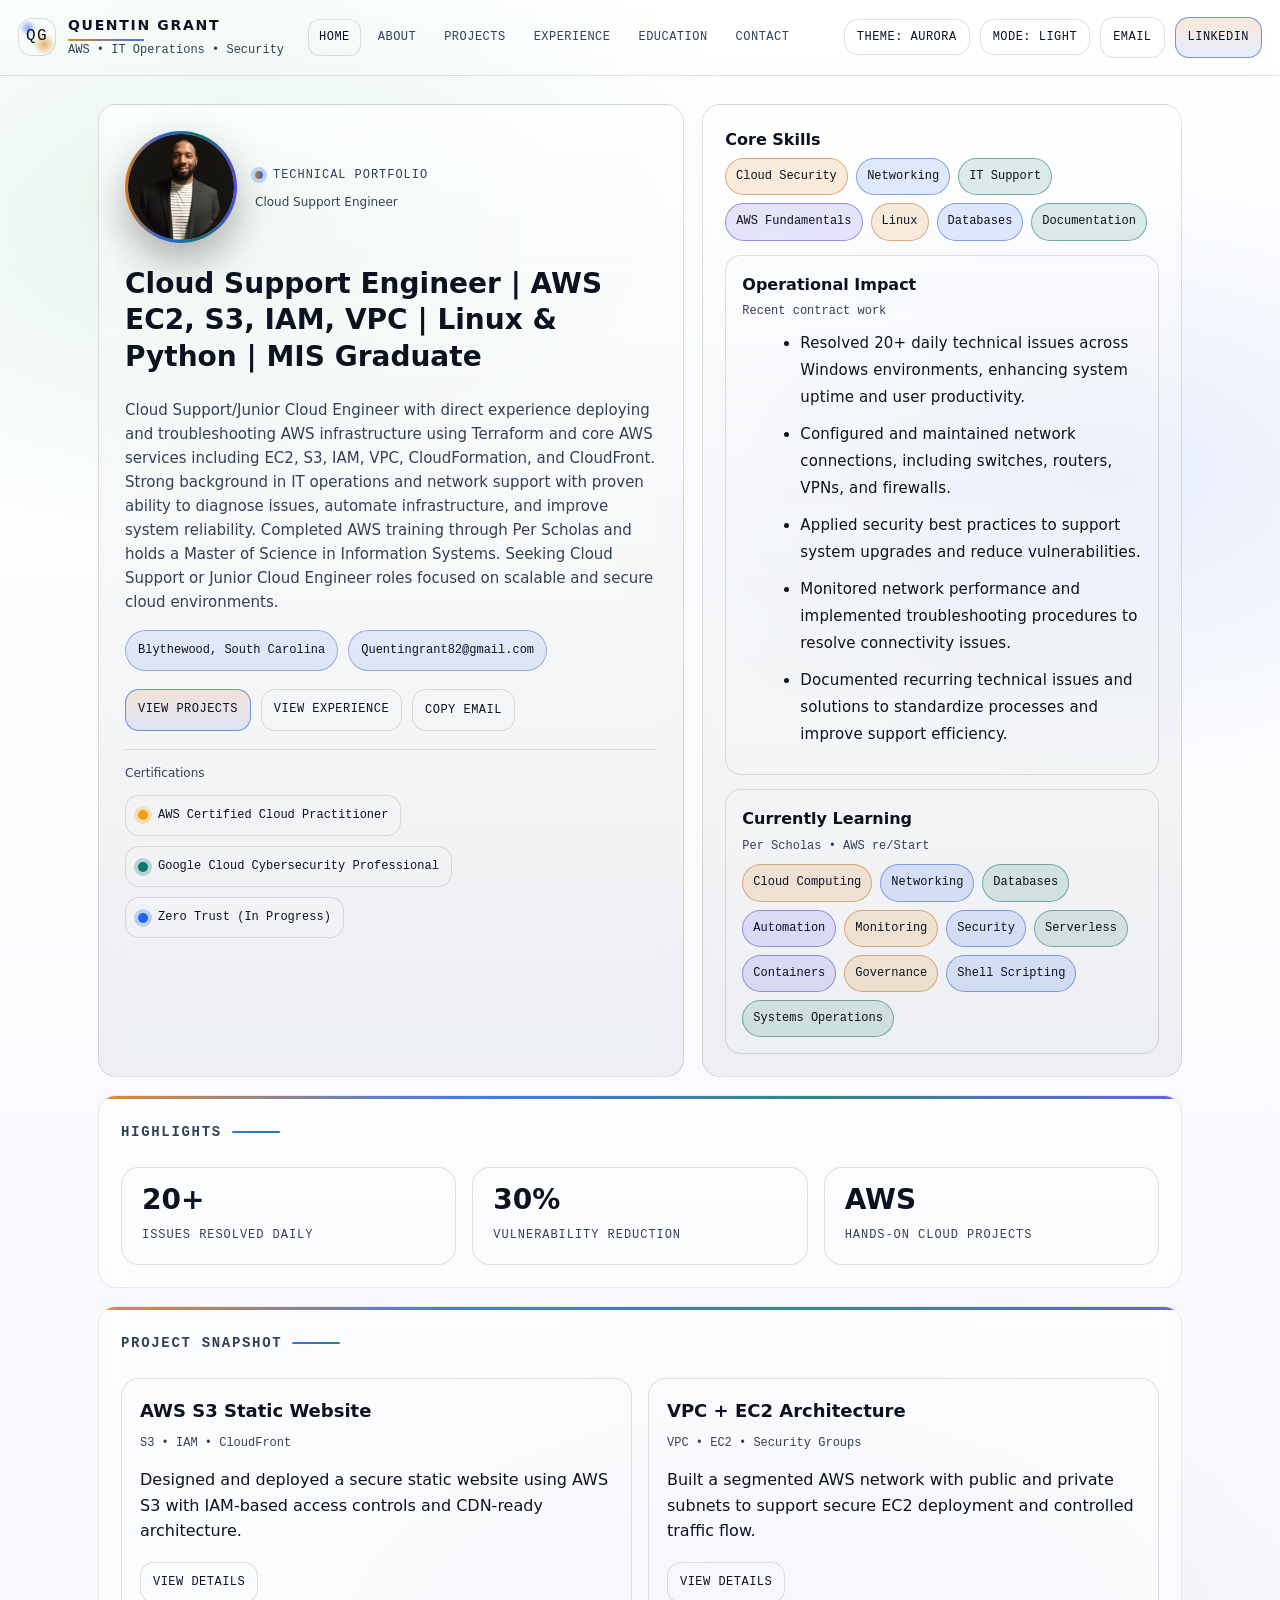
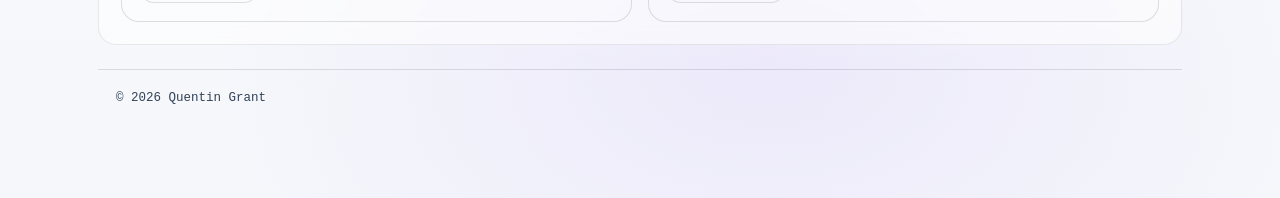
<file: index.html>
<!doctype html>
<html lang="en">
<head>
  <meta charset="utf-8" />
  <meta name="viewport" content="width=device-width,initial-scale=1" />
  <meta name="description" content="Quentin Grant — Cloud Support Engineer | Technical Portfolio" />
  <meta property="og:title" content="Quentin Grant | Technical Portfolio" />
  <meta property="og:description" content="Cloud Support Engineer • AWS • Linux • Networking • Security" />
  <meta property="og:type" content="website" />
  <meta property="og:image" content="profile.jpg.jpg" />
  <title>Quentin Grant | Home</title>
  <link rel="stylesheet" href="styles.css" />
</head>
<body data-theme="aurora" data-page="home">
  <a class="skip" href="#content">Skip to content</a>

  <header>
    <div class="topbar">
      <div class="brand">
        <div class="logo" aria-hidden="true">QG</div>
        <div>
          <h1>Quentin Grant</h1>
          <p>AWS • IT Operations • Security</p>
        </div>
      </div>

      <nav aria-label="Primary">
        <a href="index.html">Home</a>
        <a href="about.html">About</a>
        <a href="projects.html">Projects</a>
        <a href="experience.html">Experience</a>
        <a href="education.html">Education</a>
        <a href="contact.html">Contact</a>
      </nav>

      <div class="actions">
        <button class="btn" id="themeBtn" type="button">Theme: Aurora</button>
        <button class="btn" id="modeBtn" type="button">Mode: Dark</button>
        <a class="btn" href="mailto:Grant.quent@gmail.com">Email</a>
        <a class="btn primary" href="https://www.linkedin.com/in/quentingrant/" target="_blank" rel="noreferrer">LinkedIn</a>
      </div>
    </div>
  </header>

  <main id="content">
    <section class="hero">
      <div class="card left">
        <div class="heroTop">
          <a href="https://www.linkedin.com/in/quentingrant/" target="_blank" rel="noreferrer" aria-label="Open Quentin Grant LinkedIn profile">
            <img class="avatar" src="profile.jpg.jpg" alt="Quentin Grant profile photo" />
          </a>
          <div>
            <div class="kicker"><span class="dot"></span>Technical Portfolio</div>
            <div class="small roleLabel">Cloud Support Engineer</div>
          </div>
        </div>
        <h2 class="portfolio-headline" style="font-size: 28px; font-weight: 600; line-height: 1.3;">
          Cloud Support Engineer | AWS EC2, S3, IAM, VPC | Linux & Python | MIS Graduate
        </h2>

        <p class="sub">
          Cloud Support/Junior Cloud Engineer with direct experience deploying and troubleshooting AWS infrastructure using Terraform and core AWS services including EC2, S3, IAM, VPC, CloudFormation, and CloudFront. 
          Strong background in IT operations and network support with proven ability to diagnose issues, automate infrastructure, and improve system reliability. 
          Completed AWS training through Per Scholas and holds a Master of Science in Information Systems. 
          Seeking Cloud Support or Junior Cloud Engineer roles focused on scalable and secure cloud environments.
        </p>

        <div class="meta" aria-label="Quick facts">
          <span class="chip">Blythewood, South Carolina</span>
          <span class="chip"><a href="mailto:Quentingrant82@gmail.com">Quentingrant82@gmail.com</a></span>
        </div>

        <div class="heroActions">
          <a class="btn primary" href="projects.html">View Projects</a>
          <a class="btn" href="experience.html">View Experience</a>
          <button class="btn" id="copyEmail" type="button">Copy Email</button>
        </div>

        <div class="divider"></div>

        <div class="small">Certifications</div>
        <div class="badges" aria-label="Certifications">
          <span class="badge" data-brand="aws"><span class="pillDot" aria-hidden="true"></span>AWS Certified Cloud Practitioner</span>
          <span class="badge" data-brand="security"><span class="pillDot" aria-hidden="true"></span>Google Cloud Cybersecurity Professional</span>
          <span class="badge" data-brand="google"><span class="pillDot" aria-hidden="true"></span>Zero Trust (In Progress)</span>
        </div>
      </div>

      <aside class="card right" aria-label="Highlights">
        <div class="item flatItem">
          <h3>Core Skills</h3>
          <div class="stack" aria-label="Core focus areas">
            <span class="tag">Cloud Security</span>
            <span class="tag">Networking</span>
            <span class="tag">IT Support</span>
            <span class="tag">AWS Fundamentals</span>
            <span class="tag">Linux</span>
            <span class="tag">Databases</span>
            <span class="tag">Documentation</span>
          </div>
        </div>

        <div class="item">
          <h3>Operational Impact</h3>
          <div class="where">Recent contract work</div>
          <ul>
            <li>Resolved 20+ daily technical issues across Windows environments, enhancing system uptime and user productivity. </li>
            <li>Configured and maintained network connections, including switches, routers, VPNs, and firewalls.</li>
            <li>Applied security best practices to support system upgrades and reduce vulnerabilities.</li>
            <li>Monitored network performance and implemented troubleshooting procedures to resolve connectivity issues.</li>
            <li>Documented recurring technical issues and solutions to standardize processes and improve support efficiency.</li>
          </ul>
        </div>

        <div class="item">
          <h3>Currently Learning</h3>
          <div class="where">Per Scholas • AWS re/Start</div>
          <div class="stack topGap">
            <span class="tag">Cloud Computing</span>
            <span class="tag">Networking</span>
            <span class="tag">Databases</span>
            <span class="tag">Automation</span>
            <span class="tag">Monitoring</span>
            <span class="tag">Security</span>
            <span class="tag">Serverless</span>
            <span class="tag">Containers</span>
            <span class="tag">Governance</span>
            <span class="tag">Shell Scripting</span>
            <span class="tag">Systems Operations</span>
          </div>
        </div>
      </aside>
    </section>

    <section class="card section">
      <h2>Highlights</h2>
      <div class="statsGrid">
        <div class="statCard">
          <div class="statNumber">20+</div>
          <div class="statLabel">Issues Resolved Daily</div>
        </div>

        <div class="statCard">
          <div class="statNumber">30%</div>
          <div class="statLabel">Vulnerability Reduction</div>
        </div>

        <div class="statCard">
          <div class="statNumber">AWS</div>
          <div class="statLabel">Hands-On Cloud Projects</div>
        </div>
      </div>
    </section>

    <section class="card section">
      <h2>Project Snapshot</h2>
      <div class="projectPreviewGrid">
        <article class="projectPreviewCard">
          <h3>AWS S3 Static Website</h3>
          <div class="projectMeta">S3 • IAM • CloudFront</div>
          <p>Designed and deployed a secure static website using AWS S3 with IAM-based access controls and CDN-ready architecture.</p>
          <a class="btn" href="projects.html">View Details</a>
        </article>

        <article class="projectPreviewCard">
          <h3>VPC + EC2 Architecture</h3>
          <div class="projectMeta">VPC • EC2 • Security Groups</div>
          <p>Built a segmented AWS network with public and private subnets to support secure EC2 deployment and controlled traffic flow.</p>
          <a class="btn" href="projects.html">View Details</a>
        </article>
      </div>
    </section>

    <div class="footer">
      <div>© <span id="year"></span> Quentin Grant</div>
    </div>
  </main>

  <script src="script.js"></script>
</body>
</html>
</file>
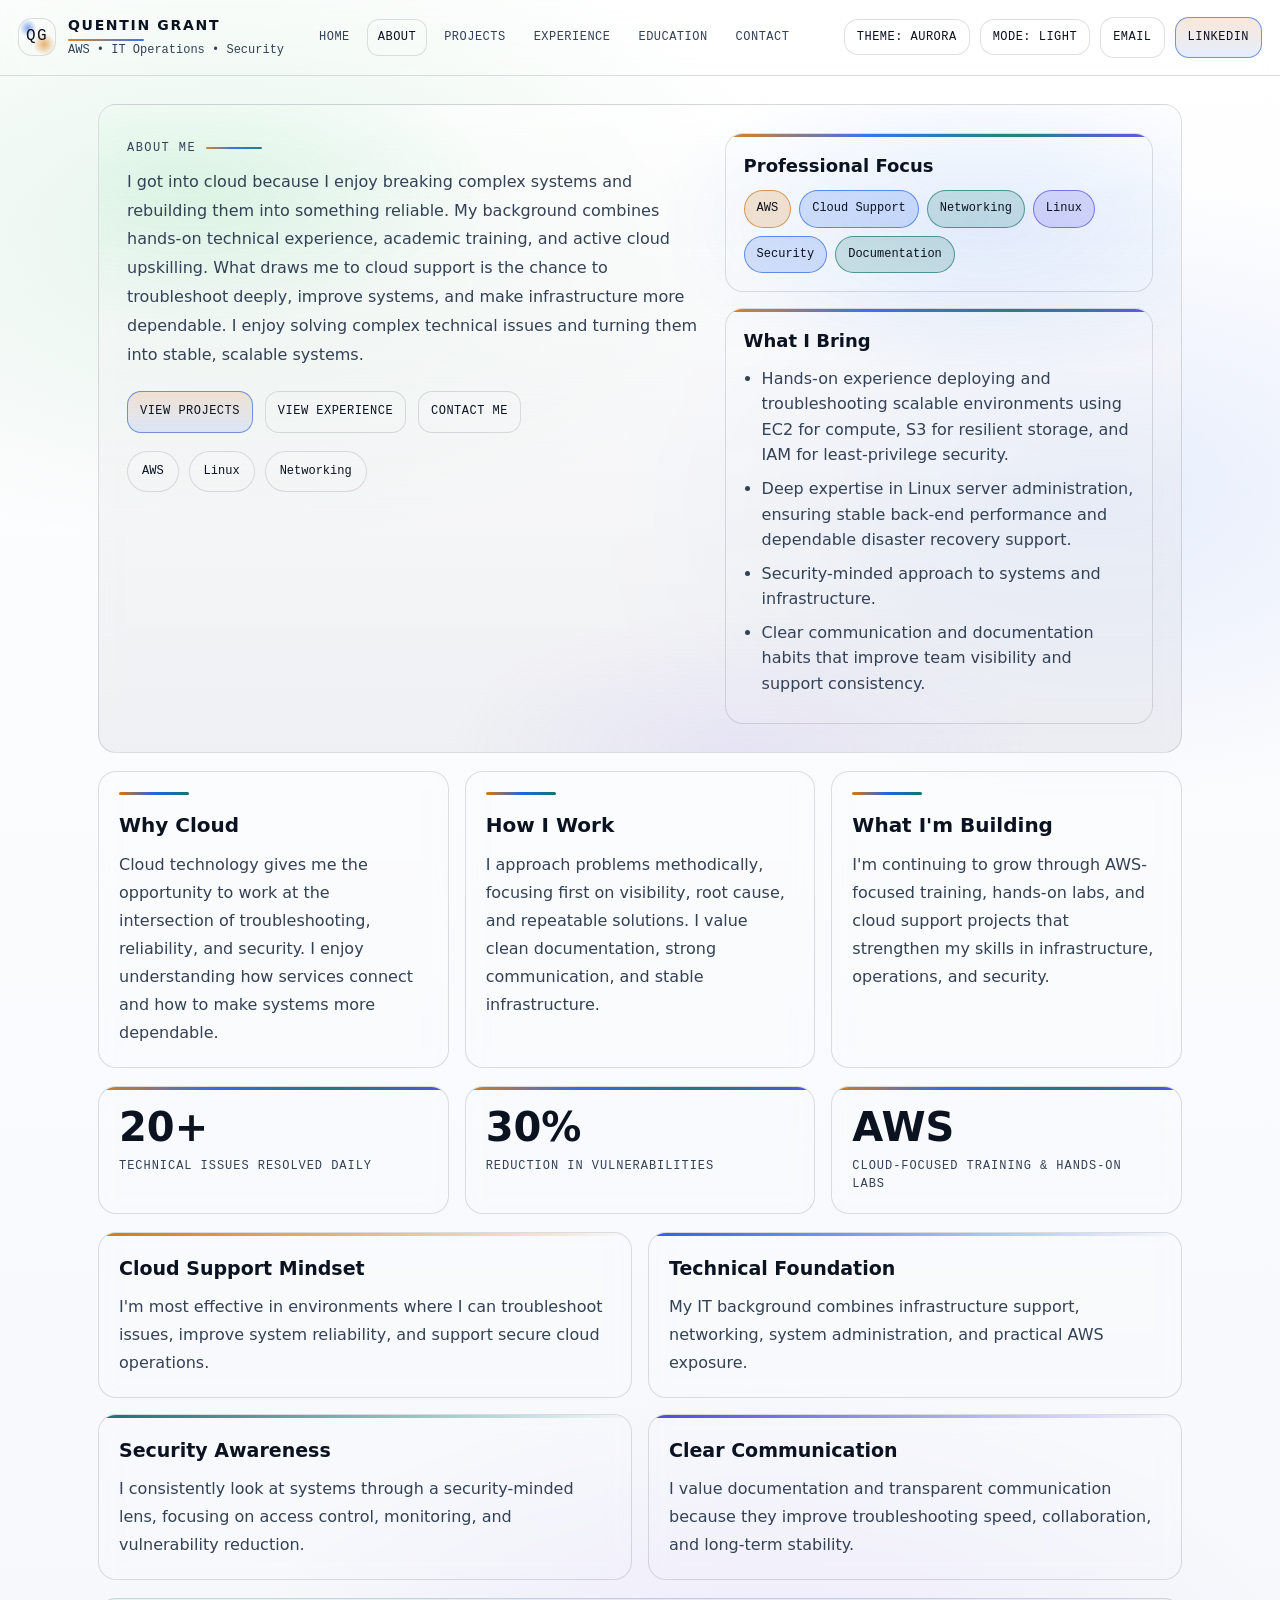
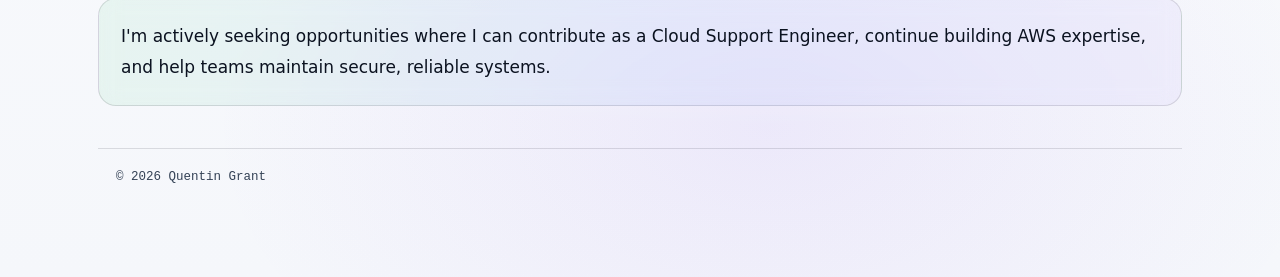
<file: about.html>
<!doctype html>
<html lang="en">
<head>
  <meta charset="utf-8" />
  <meta name="viewport" content="width=device-width,initial-scale=1" />
  <meta name="description" content="About Quentin Grant — Cloud Support Engineer" />
  <meta property="og:title" content="Quentin Grant | About" />
  <meta property="og:description" content="Cloud Support Engineer • AWS • IT Operations • Security" />
  <meta property="og:type" content="website" />
  <meta property="og:image" content="profile.jpg.jpg" />
  <title>Quentin Grant | About</title>
  <link rel="stylesheet" href="styles.css" />

  <style>
    .about-shell{
      display:grid;
      gap:18px;
    }

    .about-hero{
      position:relative;
      overflow:hidden;
      padding:28px;
    }

    .about-hero::before{
      content:"";
      position:absolute;
      inset:0;
      background:
        radial-gradient(520px 240px at 8% 12%, rgba(34,197,94,.12), transparent 60%),
        radial-gradient(540px 260px at 82% 18%, rgba(59,130,246,.14), transparent 62%),
        radial-gradient(500px 240px at 60% 100%, rgba(167,139,250,.12), transparent 60%);
      pointer-events:none;
    }

    .about-hero-grid{
      position:relative;
      z-index:1;
      display:grid;
      grid-template-columns:1.15fr .85fr;
      gap:18px;
      align-items:stretch;
    }

    .about-main,
    .about-side{
      min-width:0;
    }

    .about-kicker{
      display:inline-flex;
      align-items:center;
      gap:10px;
      font-family:var(--mono);
      font-size:12px;
      letter-spacing:.12em;
      text-transform:uppercase;
      color:var(--muted);
      margin-bottom:10px;
    }

    .about-kicker::after{
      content:"";
      width:56px;
      height:2px;
      border-radius:999px;
      background:linear-gradient(90deg, var(--a1), var(--a2), var(--a3));
      opacity:.9;
    }

    .about-title{
      margin:0 0 12px;
      font-size:clamp(30px, 4vw, 46px);
      line-height:1.05;
      letter-spacing:-.03em;
      max-width:12ch;
    }

    .about-lead{
      margin:0;
      color:var(--muted);
      font-size:16px;
      line-height:1.8;
      max-width:64ch;
    }

    .about-action-row{
      display:flex;
      flex-wrap:wrap;
      gap:12px;
      margin-top:22px;
    }

    .about-mini-row{
      display:flex;
      flex-wrap:wrap;
      gap:10px;
      margin-top:18px;
    }

    .about-mini-chip{
      padding:10px 14px;
      border-radius:999px;
      border:1px solid var(--line);
      background:rgba(255,255,255,.05);
      font-family:var(--mono);
      font-size:12px;
      color:var(--text);
    }

    .about-side{
      display:flex;
      flex-direction:column;
      gap:16px;
    }

    .about-panel{
      position:relative;
      border:1px solid var(--line);
      border-radius:18px;
      background:rgba(255,255,255,.04);
      padding:18px;
      overflow:hidden;
      transition:transform .25s ease, box-shadow .25s ease, border-color .25s ease;
    }

    .about-panel:hover{
      transform:translateY(-4px);
      box-shadow:0 18px 34px rgba(0,0,0,.22);
      border-color:rgba(255,255,255,.2);
    }

    .about-panel::before{
      content:"";
      position:absolute;
      left:0;
      top:0;
      right:0;
      height:3px;
      background:linear-gradient(90deg, var(--a1), var(--a2), var(--a3), var(--a4));
      opacity:.9;
    }

    .about-panel h3{
      margin:0 0 10px;
      font-size:18px;
    }

    .about-focus-tags{
      display:flex;
      flex-wrap:wrap;
      gap:8px;
      margin-top:8px;
    }

    .about-focus-tags span{
      display:inline-flex;
      align-items:center;
      justify-content:center;
      padding:8px 12px;
      border-radius:999px;
      font-family:var(--mono);
      font-size:12px;
      white-space:nowrap;
      border:1px solid var(--line);
      color:var(--text);
      transition:transform .2s ease, box-shadow .2s ease;
    }

    .about-focus-tags span:nth-child(1){
      border-color: color-mix(in oklab, var(--a1) 60%, var(--line));
      background: color-mix(in oklab, var(--a1) 18%, transparent);
    }

    .about-focus-tags span:nth-child(2){
      border-color: color-mix(in oklab, var(--a2) 60%, var(--line));
      background: color-mix(in oklab, var(--a2) 18%, transparent);
    }

    .about-focus-tags span:nth-child(3){
      border-color: color-mix(in oklab, var(--a3) 60%, var(--line));
      background: color-mix(in oklab, var(--a3) 18%, transparent);
    }

    .about-focus-tags span:nth-child(4){
      border-color: color-mix(in oklab, var(--a4) 60%, var(--line));
      background: color-mix(in oklab, var(--a4) 18%, transparent);
    }

    .about-focus-tags span:nth-child(5){
      border-color: color-mix(in oklab, var(--a2) 60%, var(--line));
      background: color-mix(in oklab, var(--a2) 18%, transparent);
    }

    .about-focus-tags span:nth-child(6){
      border-color: color-mix(in oklab, var(--a3) 60%, var(--line));
      background: color-mix(in oklab, var(--a3) 18%, transparent);
    }

    .about-focus-tags span:hover{
      transform:translateY(-2px);
      box-shadow:0 6px 14px rgba(0,0,0,.25);
    }

    .about-list{
      margin:0;
      padding-left:18px;
      color:var(--muted);
    }

    .about-list li{
      margin:8px 0;
      line-height:1.6;
    }

    .about-story{
      display:grid;
      grid-template-columns:repeat(3, 1fr);
      gap:16px;
    }

    .story-card{
      position:relative;
      padding:20px;
      border-radius:18px;
      border:1px solid var(--line);
      background:rgba(255,255,255,.035);
      overflow:hidden;
      transition:transform .25s ease, box-shadow .25s ease;
    }

    .story-card:hover{
      transform:translateY(-4px);
      box-shadow:0 18px 34px rgba(0,0,0,.2);
    }

    .story-card .story-line{
      width:70px;
      height:3px;
      border-radius:999px;
      background:linear-gradient(90deg, var(--a1), var(--a2), var(--a3));
      margin-bottom:14px;
    }

    .story-card h3{
      margin:0 0 10px;
      font-size:20px;
    }

    .story-card p{
      margin:0;
      color:var(--muted);
      line-height:1.75;
    }

    .about-stats{
      display:grid;
      grid-template-columns:repeat(3, 1fr);
      gap:16px;
    }

    .about-stat{
      position:relative;
      padding:20px;
      border-radius:18px;
      border:1px solid var(--line);
      background:linear-gradient(180deg, rgba(255,255,255,.07), rgba(255,255,255,.03));
      overflow:hidden;
    }

    .about-stat::before{
      content:"";
      position:absolute;
      inset:0 auto auto 0;
      width:100%;
      height:3px;
      background:linear-gradient(90deg, var(--a1), var(--a2), var(--a3), var(--a4));
      opacity:.95;
    }

    .about-stat-number{
      font-size:40px;
      font-weight:800;
      line-height:1;
      margin-bottom:10px;
    }

    .about-stat-label{
      font-family:var(--mono);
      font-size:12px;
      letter-spacing:.08em;
      text-transform:uppercase;
      color:var(--muted);
      line-height:1.5;
    }

    .about-strength-grid{
      display:grid;
      grid-template-columns:repeat(2, 1fr);
      gap:16px;
    }

    .about-strength{
      position:relative;
      padding:20px;
      border-radius:18px;
      border:1px solid var(--line);
      background:rgba(255,255,255,.035);
      overflow:hidden;
      transition:transform .25s ease, box-shadow .25s ease;
    }

    .about-strength:hover{
      transform:translateY(-4px);
      box-shadow:0 18px 34px rgba(0,0,0,.2);
    }

    .about-strength::before{
      content:"";
      position:absolute;
      left:0;
      top:0;
      right:0;
      height:3px;
    }

    .about-strength:nth-child(1)::before{ background:linear-gradient(90deg, var(--a1), transparent); }
    .about-strength:nth-child(2)::before{ background:linear-gradient(90deg, var(--a2), transparent); }
    .about-strength:nth-child(3)::before{ background:linear-gradient(90deg, var(--a3), transparent); }
    .about-strength:nth-child(4)::before{ background:linear-gradient(90deg, var(--a4), transparent); }

    .about-strength h3{
      margin:0 0 10px;
      font-size:19px;
    }

    .about-strength p{
      margin:0;
      color:var(--muted);
      line-height:1.75;
    }

    .about-cta-box{
      padding:22px;
      border-radius:18px;
      border:1px solid var(--line);
      background:linear-gradient(90deg, rgba(34,197,94,.07), rgba(59,130,246,.07), rgba(167,139,250,.07));
    }

    .about-cta-box p{
      margin:0;
      font-size:17px;
      line-height:1.8;
      color:var(--text);
    }

    @media (max-width: 980px){
      .about-hero-grid,
      .about-story,
      .about-stats,
      .about-strength-grid{
        grid-template-columns:1fr;
      }

      .about-title{
        max-width:none;
      }
    }
  </style>
</head>

<body data-theme="aurora" data-page="about">
  <a class="skip" href="#content">Skip to content</a>

  <header>
    <div class="topbar">
      <div class="brand">
        <div class="logo" aria-hidden="true">QG</div>
        <div>
          <h1>Quentin Grant</h1>
          <p>AWS • IT Operations • Security</p>
        </div>
      </div>

      <nav aria-label="Primary">
        <a href="index.html">Home</a>
        <a href="about.html" class="active">About</a>
        <a href="projects.html">Projects</a>
        <a href="experience.html">Experience</a>
        <a href="education.html">Education</a>
        <a href="contact.html">Contact</a>
      </nav>

      <div class="actions">
        <button class="btn" id="themeBtn" type="button">Theme: Aurora</button>
        <button class="btn" id="modeBtn" type="button">Mode: Dark</button>
        <a class="btn" href="mailto:Grant.quent@gmail.com">Email</a>
        <a class="btn primary" href="https://www.linkedin.com/in/quentingrant/" target="_blank" rel="noreferrer">LinkedIn</a>
      </div>
    </div>
  </header>

  <main id="content" class="about-shell">

    <section class="card about-hero">
      <div class="about-hero-grid">
        <div class="about-main">
          <div class="about-kicker">About Me</div>
          <p class="about-lead">
            I got into cloud because I enjoy breaking complex systems and rebuilding them into something reliable.
            My background combines hands-on technical experience, academic training, and active cloud upskilling.
            What draws me to cloud support is the chance to troubleshoot deeply, improve systems, and make infrastructure more dependable.
            I enjoy solving complex technical issues and turning them into stable, scalable systems.
          </p>

          <div class="about-action-row">
            <a class="btn primary" href="projects.html">View Projects</a>
            <a class="btn" href="experience.html">View Experience</a>
            <a class="btn" href="contact.html">Contact Me</a>
          </div>

          <div class="about-mini-row">
            <span class="about-mini-chip">AWS</span>
            <span class="about-mini-chip">Linux</span>
            <span class="about-mini-chip">Networking</span>
          </div>
        </div>

        <aside class="about-side">
          <div class="about-panel">
            <h3>Professional Focus</h3>
            <div class="about-focus-tags">
              <span>AWS</span>
              <span>Cloud Support</span>
              <span>Networking</span>
              <span>Linux</span>
              <span>Security</span>
              <span>Documentation</span>
            </div>
          </div>

          <div class="about-panel">
            <h3>What I Bring</h3>
            <ul class="about-list">
              <li>Hands-on experience deploying and troubleshooting scalable environments using EC2 for compute, S3 for resilient storage, and IAM for least-privilege security.</li>
              <li>Deep expertise in Linux server administration, ensuring stable back-end performance and dependable disaster recovery support.</li>
              <li>Security-minded approach to systems and infrastructure.</li>
              <li>Clear communication and documentation habits that improve team visibility and support consistency.</li>
            </ul>
          </div>
        </aside>
      </div>
    </section>

    <section class="about-story">
      <article class="story-card card">
        <div class="story-line"></div>
        <h3>Why Cloud</h3>
        <p>
          Cloud technology gives me the opportunity to work at the intersection of troubleshooting, reliability, and security.
          I enjoy understanding how services connect and how to make systems more dependable.
        </p>
      </article>

      <article class="story-card card">
        <div class="story-line"></div>
        <h3>How I Work</h3>
        <p>
          I approach problems methodically, focusing first on visibility, root cause, and repeatable solutions.
          I value clean documentation, strong communication, and stable infrastructure.
        </p>
      </article>

      <article class="story-card card">
        <div class="story-line"></div>
        <h3>What I'm Building</h3>
        <p>
          I'm continuing to grow through AWS-focused training, hands-on labs, and cloud support projects that strengthen my skills in infrastructure, operations, and security.
        </p>
      </article>
    </section>

    <section class="about-stats">
      <div class="about-stat card">
        <div class="about-stat-number">20+</div>
        <div class="about-stat-label">Technical Issues Resolved Daily</div>
      </div>

      <div class="about-stat card">
        <div class="about-stat-number">30%</div>
        <div class="about-stat-label">Reduction in Vulnerabilities</div>
      </div>

      <div class="about-stat card">
        <div class="about-stat-number">AWS</div>
        <div class="about-stat-label">Cloud-Focused Training & Hands-On Labs</div>
      </div>
    </section>

    <section class="about-strength-grid">
      <article class="about-strength card">
        <h3>Cloud Support Mindset</h3>
        <p>
          I'm most effective in environments where I can troubleshoot issues, improve system reliability, and support secure cloud operations.
        </p>
      </article>

      <article class="about-strength card">
        <h3>Technical Foundation</h3>
        <p>
          My IT background combines infrastructure support, networking, system administration, and practical AWS exposure.
        </p>
      </article>

      <article class="about-strength card">
        <h3>Security Awareness</h3>
        <p>
          I consistently look at systems through a security-minded lens, focusing on access control, monitoring, and vulnerability reduction.
        </p>
      </article>

      <article class="about-strength card">
        <h3>Clear Communication</h3>
        <p>
          I value documentation and transparent communication because they improve troubleshooting speed, collaboration, and long-term stability.
        </p>
      </article>
    </section>

    <section class="about-cta-box card">
      <p>
        I'm actively seeking opportunities where I can contribute as a Cloud Support Engineer, continue building AWS expertise, and help teams maintain secure, reliable systems.
      </p>
    </section>

    <div class="footer">
      <div>© <span id="year"></span> Quentin Grant</div>
    </div>
  </main>

  <script src="script.js"></script>
</body>
</html>
</file>
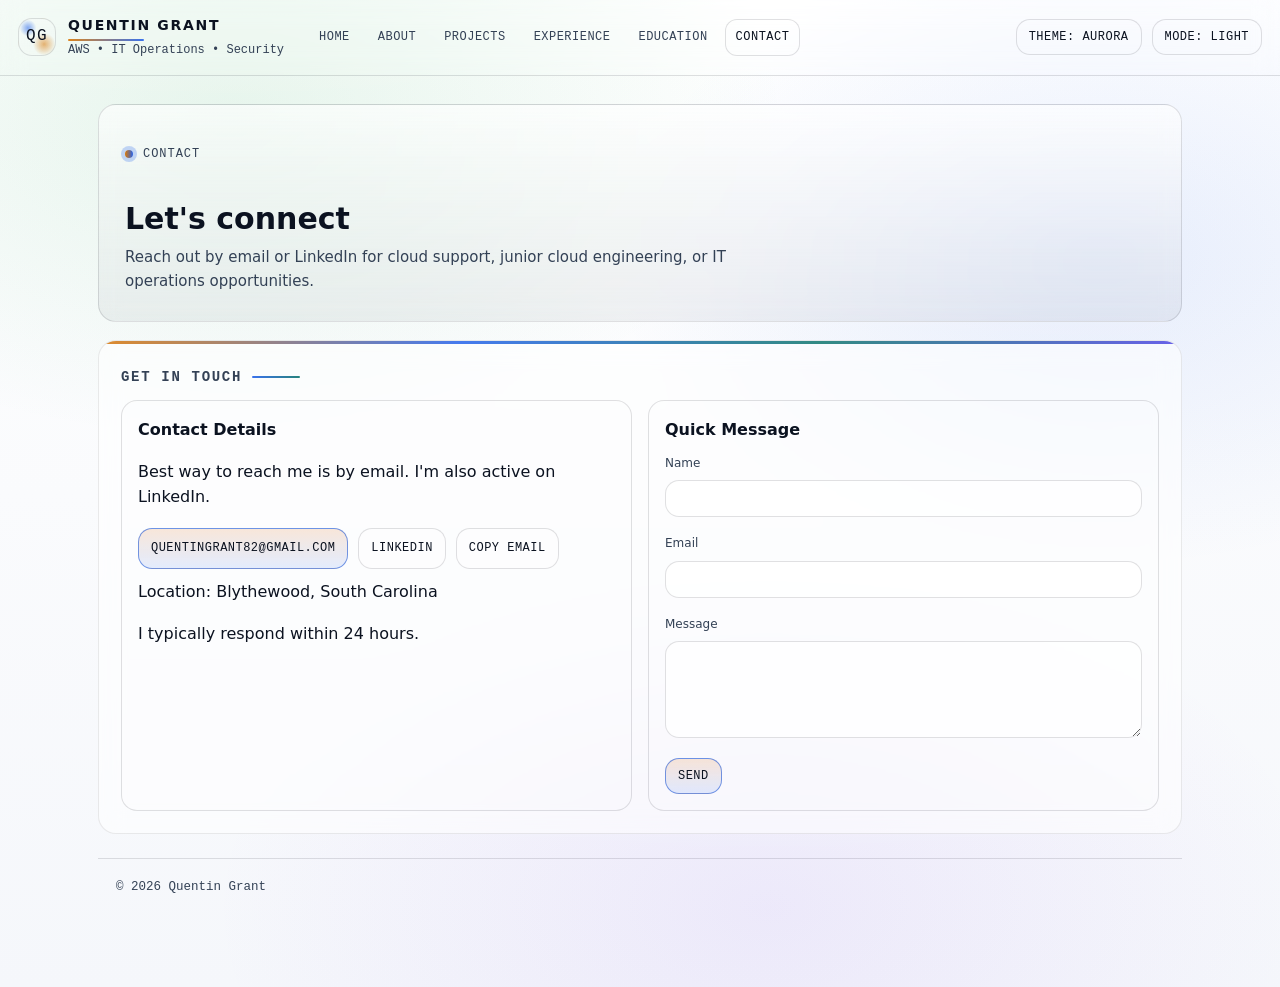
<file: contact.html>
<!doctype html>
<html lang="en">
<head>
  <meta charset="utf-8" />
  <meta name="viewport" content="width=device-width,initial-scale=1" />
  <meta name="description" content="Contact Quentin Grant" />
  <title>Quentin Grant | Contact</title>
  <link rel="stylesheet" href="styles.css" />
</head>

<body data-theme="aurora" data-page="contact">

  <a class="skip" href="#content">Skip to content</a>

  <header>
    <div class="topbar">
      <div class="brand">
        <div class="logo" aria-hidden="true">QG</div>
        <div>
          <h1>Quentin Grant</h1>
          <p>AWS • IT Operations • Security</p>
        </div>
      </div>

      <nav aria-label="Primary">
        <a href="index.html">Home</a>
        <a href="about.html">About</a>
        <a href="projects.html">Projects</a>
        <a href="experience.html">Experience</a>
        <a href="education.html">Education</a>
        <a href="contact.html" class="active">Contact</a>
      </nav>

      <div class="actions">
        <button class="btn" id="themeBtn" type="button">Theme: Aurora</button>
        <button class="btn" id="modeBtn" type="button">Mode: Dark</button>
      </div>
    </div>
  </header>

  <main id="content">

    <section class="card pageHero">
      <p class="kicker"><span class="dot"></span>Contact</p>
      <h2 class="pageTitle">Let's connect</h2>
      <p class="sub">
        Reach out by email or LinkedIn for cloud support, junior cloud engineering, or IT operations opportunities.
      </p>
    </section>

    <section id="contact" class="card section">
      <h2>Get In Touch</h2>

      <div class="twoCol">

        <div class="item">
          <h3>Contact Details</h3>
          <p class="smallText">
            Best way to reach me is by email. I'm also active on LinkedIn.
          </p>

          <div class="heroActions">
            <a class="btn primary" href="mailto:Quentingrant82@gmail.com">
              Quentingrant82@gmail.com
            </a>

            <a class="btn"
              href="https://www.linkedin.com/in/quentingrant/"
              target="_blank"
              rel="noreferrer">
              LinkedIn
            </a>

            <button class="btn" id="copyEmail" type="button">
              Copy Email
            </button>
          </div>

          <p class="smallText topGap">
            Location: Blythewood, South Carolina
          </p>

          <p class="smallText">
            I typically respond within 24 hours.
          </p>
        </div>

        <form
          class="item"
          id="contactForm"
          action="https://formsubmit.co/ajax/Quentingrant82@gmail.com"
          method="POST"
        >
          <h3>Quick Message</h3>

          <label class="small" for="name">Name</label><br />
          <input id="name" name="name" type="text" required />

          <label class="small" for="email">Email</label><br />
          <input id="email" name="email" type="email" required />

          <label class="small" for="msg">Message</label><br />
          <textarea id="msg" name="message" rows="5" required></textarea>

          <input type="hidden" name="_captcha" value="false" />
          <input type="hidden" name="_subject" value="New Portfolio Message" />
          <input type="hidden" name="_template" value="table" />
          <input type="hidden" name="_replyto" value="" />

          <button class="btn primary" id="submitBtn" type="submit">Send</button>

          <p id="formSuccess" class="small topGap" style="display:none;"></p>
        </form>

      </div>
    </section>

    <div class="footer">
      <div>© <span id="year"></span> Quentin Grant</div>
    </div>

  </main>

  <script src="script.js"></script>

  <script>
    const contactForm = document.getElementById("contactForm");
    const submitBtn = document.getElementById("submitBtn");
    const successMsg = document.getElementById("formSuccess");
    const emailInput = document.getElementById("email");

    contactForm.addEventListener("submit", async function (e) {
      e.preventDefault();

      submitBtn.disabled = true;
      submitBtn.textContent = "Sending...";
      successMsg.style.display = "none";
      successMsg.textContent = "";

      const formData = new FormData(contactForm);
      formData.set("_replyto", emailInput.value);

      try {
        const response = await fetch(contactForm.action, {
          method: "POST",
          body: formData,
          headers: {
            Accept: "application/json"
          }
        });

        const data = await response.json();

        if (response.ok && data.success === "true") {
          successMsg.style.display = "block";
          successMsg.style.color = "";
          successMsg.textContent = "✅ Thanks! Your message has been sent. I’ll be in touch soon.";
          contactForm.reset();
        } else {
          successMsg.style.display = "block";
          successMsg.style.color = "#ff8a8a";
          successMsg.textContent = "Something went wrong. Please try again.";
        }
      } catch (error) {
        successMsg.style.display = "block";
        successMsg.style.color = "#ff8a8a";
        successMsg.textContent = "Unable to send right now. Please try again.";
      } finally {
        submitBtn.disabled = false;
        submitBtn.textContent = "Send";
      }
    });
  </script>

</body>
</html>
</file>
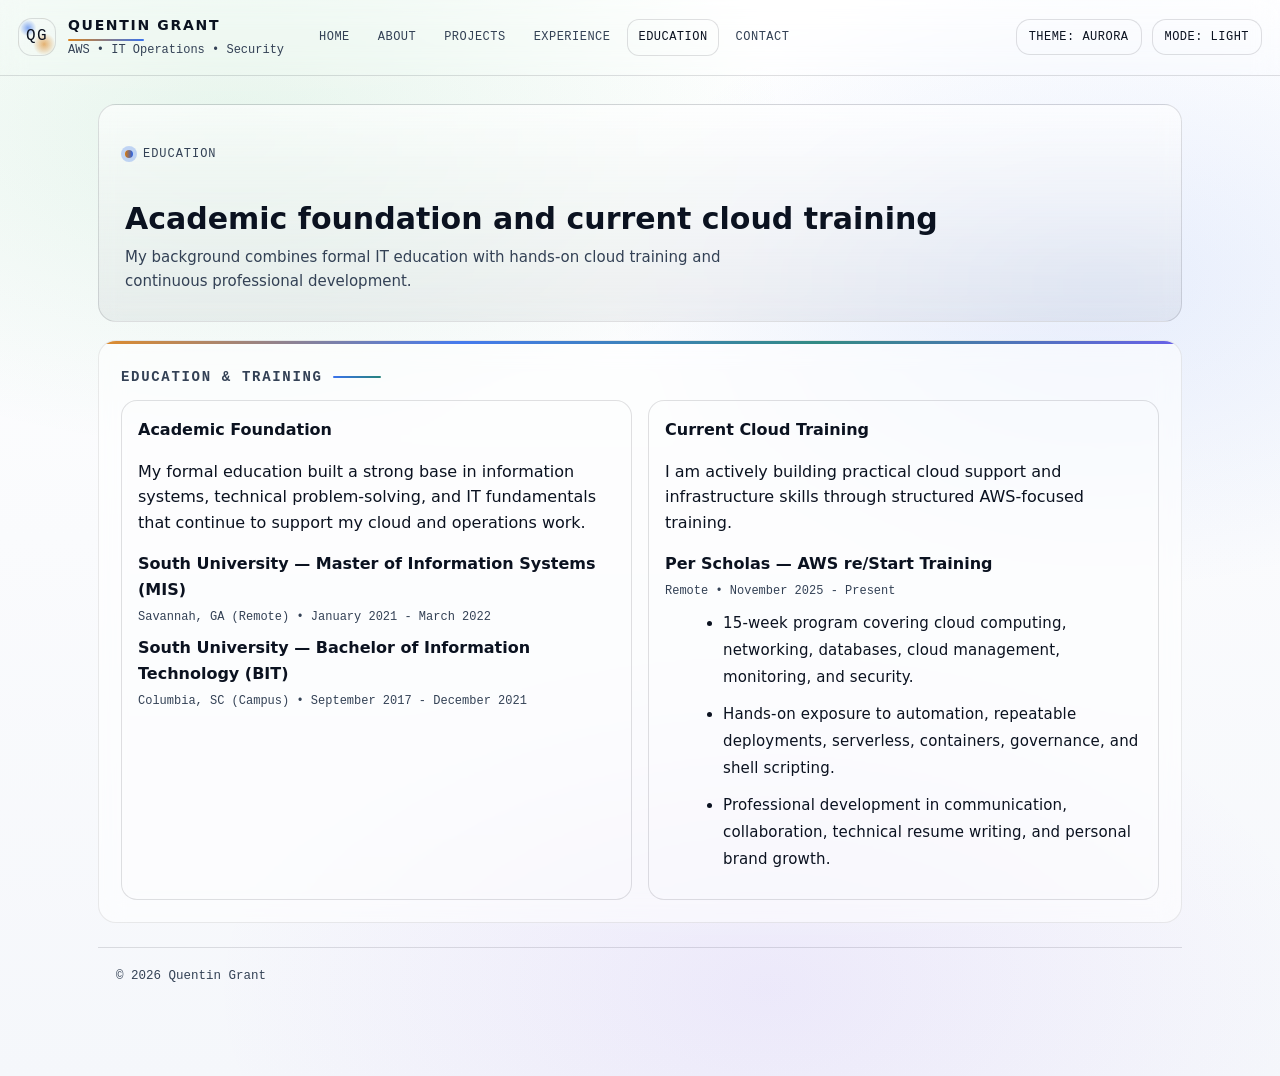
<file: education.html>
<!doctype html>
<html lang="en">
<head>
  <meta charset="utf-8" />
  <meta name="viewport" content="width=device-width,initial-scale=1" />
  <meta name="description" content="Education and training of Quentin Grant" />
  <title>Quentin Grant | Education</title>
  <link rel="stylesheet" href="styles.css" />
</head>
<body data-theme="aurora" data-mode="dark" data-page="education">
  <a class="skip" href="#content">Skip to content</a>

  <header>
    <div class="topbar">
      <div class="brand">
        <div class="logo" aria-hidden="true">QG</div>
        <div>
          <h1>Quentin Grant</h1>
          <p>AWS • IT Operations • Security</p>
        </div>
      </div>

      <nav aria-label="Primary">
        <a href="index.html">Home</a>
        <a href="about.html">About</a>
        <a href="projects.html">Projects</a>
        <a href="experience.html">Experience</a>
        <a href="education.html">Education</a>
        <a href="contact.html">Contact</a>
      </nav>

      <div class="actions">
        <button class="btn" id="themeBtn" type="button">Theme: Aurora</button>
        <button class="btn" id="modeBtn" type="button">Mode: Dark</button>
      </div>
    </div>
  </header>

  <main id="content">
    <section class="card pageHero">
      <p class="kicker"><span class="dot"></span>Education</p>
      <h2 class="pageTitle">Academic foundation and current cloud training</h2>
      <p class="sub">
        My background combines formal IT education with hands-on cloud training and continuous professional development.
      </p>
    </section>

    <section class="card section">
      <h2>Education & Training</h2>

      <div class="twoCol">
        <div class="item">
          <h3>Academic Foundation</h3>
          <p class="smallText">
            My formal education built a strong base in information systems, technical problem-solving,
            and IT fundamentals that continue to support my cloud and operations work.
          </p>

          <div class="topGap">
            <h3>South University — Master of Information Systems (MIS)</h3>
            <div class="where">Savannah, GA (Remote) • January 2021 - March 2022</div>
          </div>

          <div class="topGap">
            <h3>South University — Bachelor of Information Technology (BIT)</h3>
            <div class="where">Columbia, SC (Campus) • September 2017 - December 2021</div>
          </div>
        </div>

        <div class="item">
          <h3>Current Cloud Training</h3>
          <p class="smallText">
            I am actively building practical cloud support and infrastructure skills through structured AWS-focused training.
          </p>

          <div class="topGap">
            <h3>Per Scholas — AWS re/Start Training</h3>
            <div class="where">Remote • November 2025 - Present</div>
            <ul>
              <li>15-week program covering cloud computing, networking, databases, cloud management, monitoring, and security.</li>
              <li>Hands-on exposure to automation, repeatable deployments, serverless, containers, governance, and shell scripting.</li>
              <li>Professional development in communication, collaboration, technical resume writing, and personal brand growth.</li>
            </ul>
          </div>
        </div>
      </div>
    </section>

    <div class="footer">
      <div>© <span id="year"></span> Quentin Grant</div>
    </div>
  </main>

  <script src="script.js"></script>
</body>
</html>
</file>
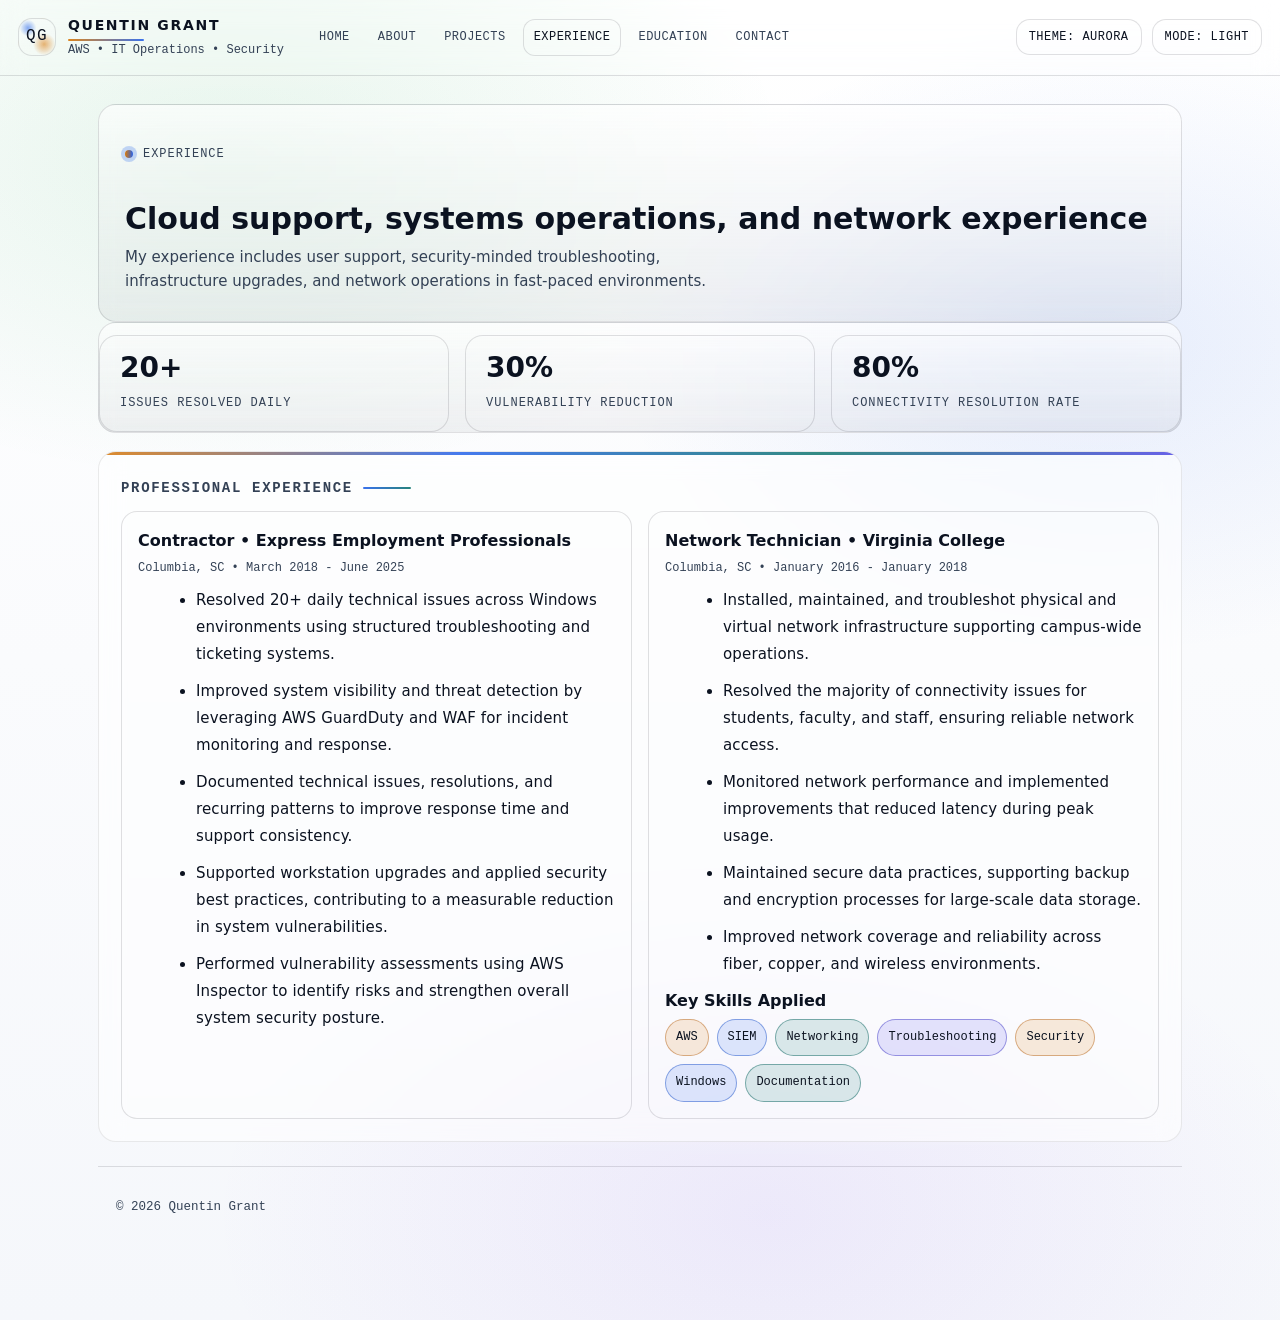
<file: experience.html>
<!doctype html>
<html lang="en">
<head>
  <meta charset="utf-8" />
  <meta name="viewport" content="width=device-width,initial-scale=1" />
  <meta name="description" content="Professional experience of Quentin Grant" />
  <title>Quentin Grant | Experience</title>
  <link rel="stylesheet" href="styles.css" />
</head>

<body data-theme="aurora" data-mode="dark" data-page="experience">

  <a class="skip" href="#content">Skip to content</a>

  <header>
    <div class="topbar">
      <div class="brand">
        <div class="logo">QG</div>
        <div>
          <h1>Quentin Grant</h1>
          <p>AWS • IT Operations • Security</p>
        </div>
      </div>

      <nav>
        <a href="index.html">Home</a>
        <a href="about.html">About</a>
        <a href="projects.html">Projects</a>
        <a href="experience.html">Experience</a>
        <a href="education.html">Education</a>
        <a href="contact.html">Contact</a>
      </nav>

      <div class="actions">
        <button class="btn" id="themeBtn">Theme: Aurora</button>
        <button class="btn" id="modeBtn">Mode: Dark</button>
      </div>
    </div>
  </header>

  <main id="content">

    <!-- HERO (FIXED — NO PILL) -->
    <section class="card pageHero">
      <p class="kicker"><span class="dot"></span>Experience</p>

      <h2 class="pageTitle">
        Cloud support, systems operations, and network experience
      </h2>

      <p class="sub">
        My experience includes user support, security-minded troubleshooting,
        infrastructure upgrades, and network operations in fast-paced environments.
      </p>
    </section>



<section class="card statsSection">
  <div class="statsGrid">

    <div class="statCard">
      <div class="statNumber">20+</div>
      <div class="statLabel">Issues Resolved Daily</div>
    </div>

    <div class="statCard">
      <div class="statNumber">30%</div>
      <div class="statLabel">Vulnerability Reduction</div>
    </div>

    <div class="statCard">
      <div class="statNumber">80%</div>
      <div class="statLabel">Connectivity Resolution Rate</div>
    </div>

  </div>
</section>



    <!-- EXPERIENCE -->
    <section class="card section">
      <h2>Professional Experience</h2>

      <div class="twoCol">

        <!-- LEFT -->
        <div class="item">
          <h3>Contractor • Express Employment Professionals</h3>
          <div class="where">Columbia, SC • March 2018 - June 2025</div>

          <ul>
          <li>Resolved 20+ daily technical issues across Windows environments using structured troubleshooting and ticketing systems.</li>
          <li>Improved system visibility and threat detection by leveraging AWS GuardDuty and WAF for incident monitoring and response.</li>
          <li>Documented technical issues, resolutions, and recurring patterns to improve response time and support consistency.</li>
          <li>Supported workstation upgrades and applied security best practices, contributing to a measurable reduction in system vulnerabilities.</li>
          <li>Performed vulnerability assessments using AWS Inspector to identify risks and strengthen overall system security posture.</li>
          </ul>
        </div>

        <!-- RIGHT -->
        <div class="item">

          <h3>Network Technician • Virginia College</h3>
          <div class="where">Columbia, SC • January 2016 - January 2018</div>

          <ul>
            <li>Installed, maintained, and troubleshot physical and virtual network infrastructure supporting campus-wide operations.</li>
            <li>Resolved the majority of connectivity issues for students, faculty, and staff, ensuring reliable network access.</li>
            <li>Monitored network performance and implemented improvements that reduced latency during peak usage.</li>
            <li>Maintained secure data practices, supporting backup and encryption processes for large-scale data storage.</li>
            <li>Improved network coverage and reliability across fiber, copper, and wireless environments.</li>
          </ul>

          <div class="topGap"></div>

          <h3>Key Skills Applied</h3>
          <div class="stack">
            <span class="tag">AWS</span>
            <span class="tag">SIEM</span>
            <span class="tag">Networking</span>
            <span class="tag">Troubleshooting</span>
            <span class="tag">Security</span>
            <span class="tag">Windows</span>
            <span class="tag">Documentation</span>
          </div>

        </div>

      </div>
    </section>

    <footer class="footer">
      <p>© <span id="year"></span> Quentin Grant</p>
    </footer>

  </main>

  <script src="script.js"></script>
</body>
</html>
</file>
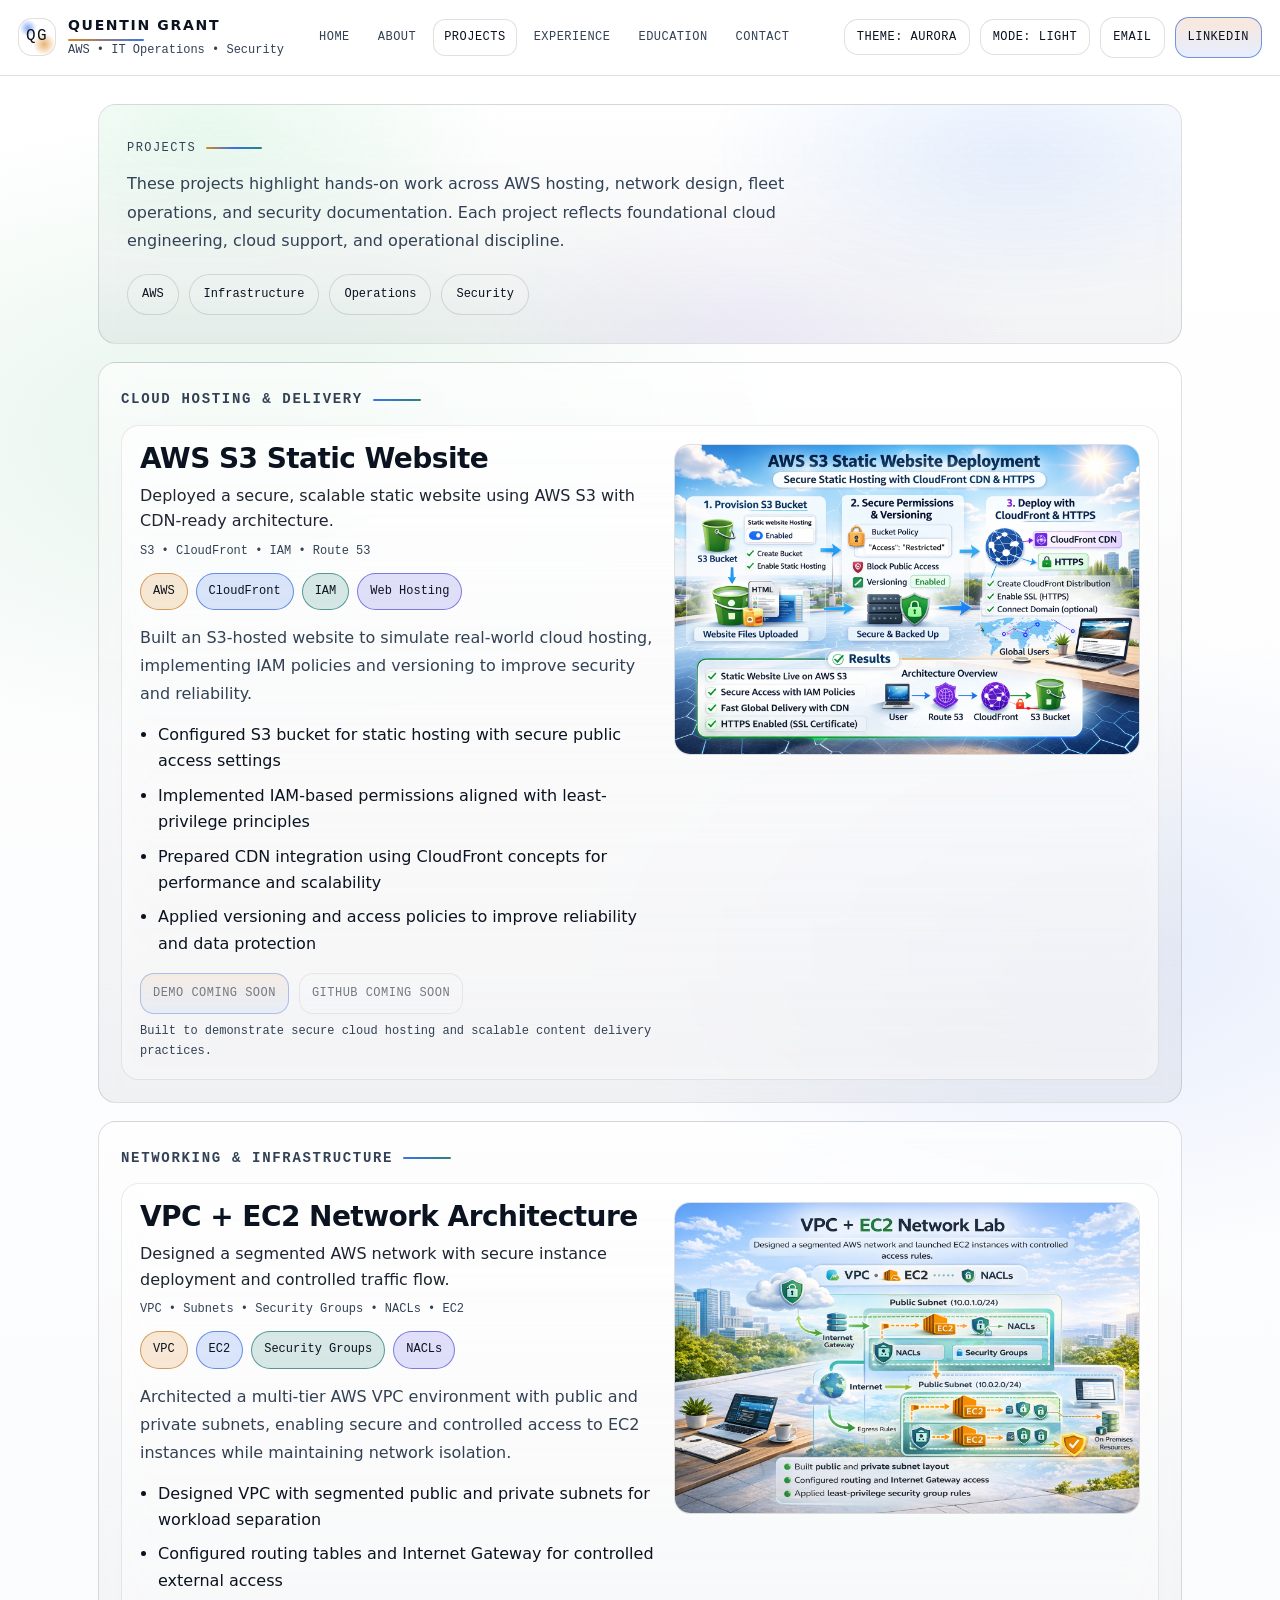
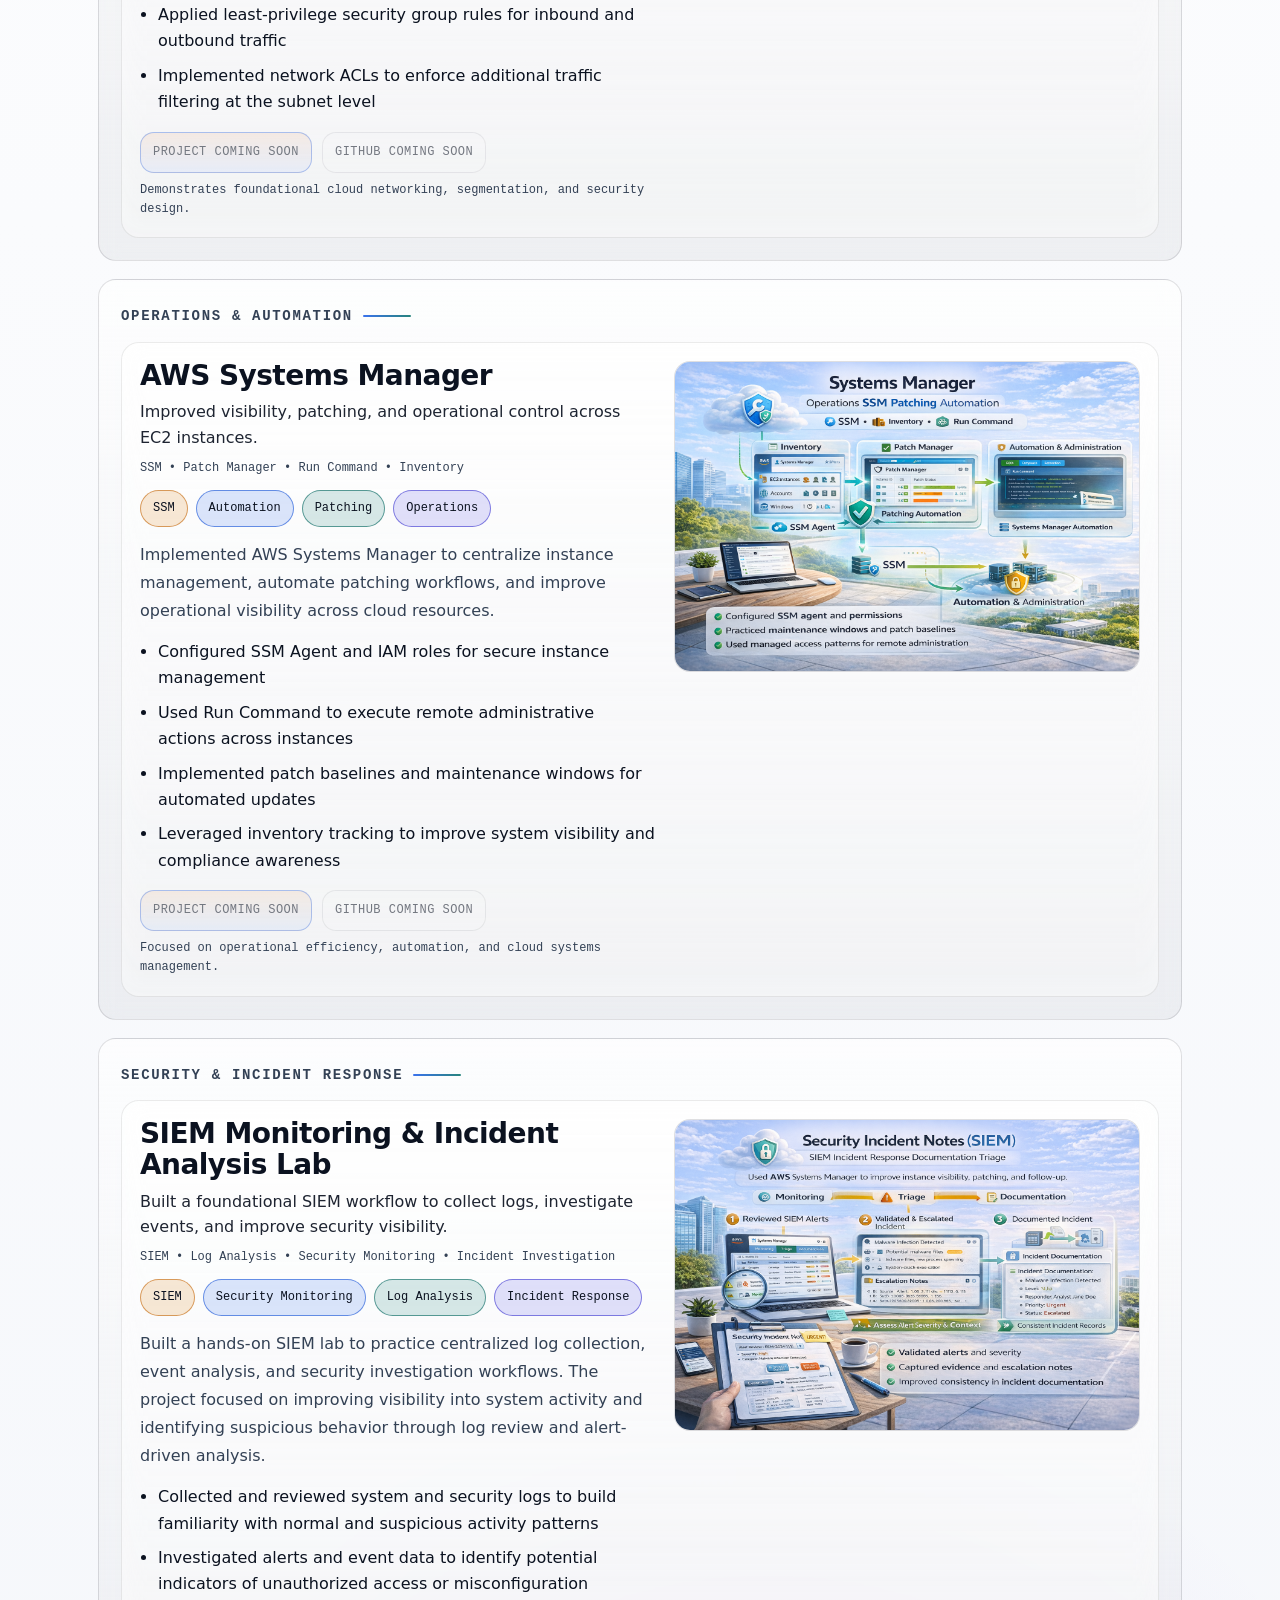
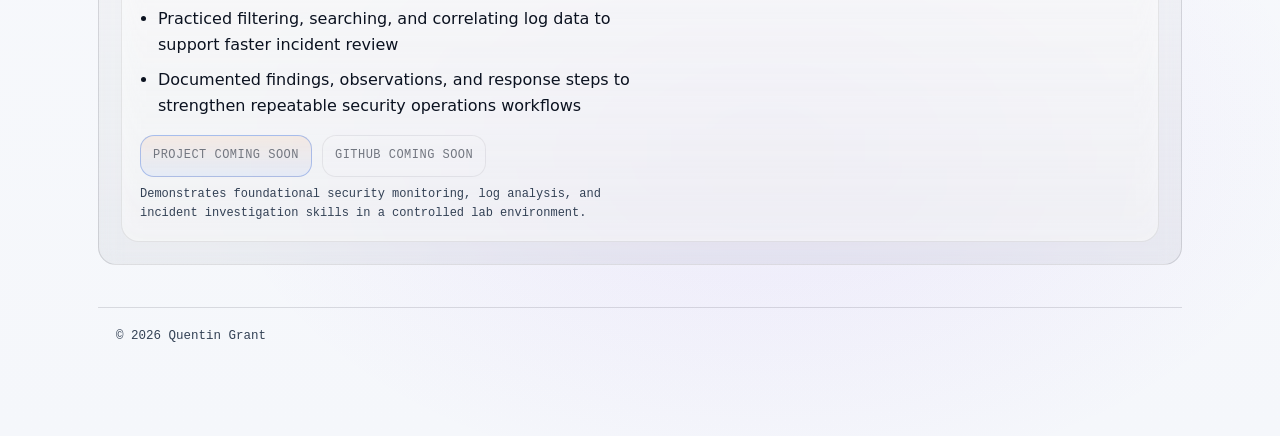
<file: projects.html>
<!doctype html>
<html lang="en">
<head>
  <meta charset="utf-8" />
  <meta name="viewport" content="width=device-width,initial-scale=1" />
  <meta name="description" content="Projects by Quentin Grant" />
  <title>Quentin Grant | Projects</title>
  <link rel="stylesheet" href="styles.css" />

  <style>
    .projects-shell{
      display:grid;
      gap:18px;
    }

    .projects-hero{
      position:relative;
      overflow:hidden;
      padding:28px;
    }

    .projects-hero::before{
      content:"";
      position:absolute;
      inset:0;
      background:
        radial-gradient(500px 240px at 10% 10%, rgba(34,197,94,.10), transparent 60%),
        radial-gradient(520px 260px at 85% 20%, rgba(59,130,246,.12), transparent 60%),
        radial-gradient(460px 240px at 60% 100%, rgba(167,139,250,.10), transparent 60%);
      pointer-events:none;
    }

    .projects-hero-inner{
      position:relative;
      z-index:1;
    }

    .projects-kicker{
      display:inline-flex;
      align-items:center;
      gap:10px;
      font-family:var(--mono);
      font-size:12px;
      letter-spacing:.12em;
      text-transform:uppercase;
      color:var(--muted);
      margin-bottom:12px;
    }

    .projects-kicker::after{
      content:"";
      width:56px;
      height:2px;
      border-radius:999px;
      background:linear-gradient(90deg, var(--a1), var(--a2), var(--a3));
      opacity:.9;
    }

    .projects-lead{
      margin:0;
      max-width:68ch;
      color:var(--muted);
      font-size:16px;
      line-height:1.8;
    }

    .projects-mini-row{
      display:flex;
      flex-wrap:wrap;
      gap:10px;
      margin-top:18px;
    }

    .projects-mini-chip{
      padding:10px 14px;
      border-radius:999px;
      border:1px solid var(--line);
      background:rgba(255,255,255,.05);
      font-family:var(--mono);
      font-size:12px;
      color:var(--text);
    }

    .project-group{
      padding:22px;
    }

    .project-group-title{
      margin:0 0 14px;
      font-size:14px;
      font-family:var(--mono);
      letter-spacing:.12em;
      text-transform:uppercase;
      color:var(--muted);
      display:inline-flex;
      align-items:center;
      gap:10px;
    }

    .project-group-title::after{
      content:"";
      height:2px;
      width:48px;
      border-radius:999px;
      background:linear-gradient(90deg, var(--a2), var(--a3));
      opacity:.9;
    }

    .project-stack{
      display:grid;
      gap:16px;
    }

    .project-card{
      padding:18px;
      border-radius:18px;
      border:1px solid var(--line);
      background:rgba(255,255,255,.035);
      transition:transform .25s ease, box-shadow .25s ease, border-color .25s ease;
    }

    .project-card:hover{
      transform:translateY(-4px);
      box-shadow:0 20px 40px rgba(0,0,0,.22);
      border-color:rgba(255,255,255,.2);
    }

    .project-top{
      display:grid;
      grid-template-columns:1.05fr .95fr;
      gap:18px;
      align-items:start;
    }

    .project-copy{
      min-width:0;
    }

    .project-copy h3{
      margin:0 0 8px;
      font-size:28px;
      line-height:1.1;
      letter-spacing:-.02em;
    }

    .project-subtitle{
      margin:0 0 8px;
      font-size:16px;
      color:var(--text);
      opacity:.92;
    }

    .project-meta{
      font-family:var(--mono);
      font-size:12px;
      color:var(--muted);
      margin-bottom:12px;
      line-height:1.6;
    }

    .project-desc{
      margin:0 0 14px;
      color:var(--muted);
      line-height:1.75;
    }

    .project-pills{
      display:flex;
      flex-wrap:wrap;
      gap:8px;
      margin:0 0 14px;
    }

    .project-pills span{
      display:inline-flex;
      align-items:center;
      justify-content:center;
      padding:8px 12px;
      border-radius:999px;
      border:1px solid var(--line);
      font-family:var(--mono);
      font-size:12px;
      white-space:nowrap;
      color:var(--text);
    }

    .project-pills span:nth-child(4n+1){
      border-color:color-mix(in oklab, var(--a1) 60%, var(--line));
      background:color-mix(in oklab, var(--a1) 16%, transparent);
    }
    .project-pills span:nth-child(4n+2){
      border-color:color-mix(in oklab, var(--a2) 60%, var(--line));
      background:color-mix(in oklab, var(--a2) 16%, transparent);
    }
    .project-pills span:nth-child(4n+3){
      border-color:color-mix(in oklab, var(--a3) 60%, var(--line));
      background:color-mix(in oklab, var(--a3) 16%, transparent);
    }
    .project-pills span:nth-child(4n+4){
      border-color:color-mix(in oklab, var(--a4) 60%, var(--line));
      background:color-mix(in oklab, var(--a4) 16%, transparent);
    }

    .project-list{
      margin:0;
      padding-left:18px;
      color:var(--text);
    }

    .project-list li{
      margin:8px 0;
      line-height:1.65;
    }

    .project-visual{
      min-width:0;
    }

    .project-img{
      width:100%;
      height:100%;
      min-height:280px;
      max-height:360px;
      object-fit:cover;
      border-radius:16px;
      border:1px solid var(--line);
      display:block;
      background:rgba(255,255,255,.03);
    }

    .project-footer-row{
      display:flex;
      gap:10px;
      flex-wrap:wrap;
      margin-top:16px;
    }

    .project-note{
      margin-top:8px;
      font-family:var(--mono);
      font-size:12px;
      color:var(--muted);
    }

    .btn.disabled{
      opacity:.55;
      cursor:not-allowed;
      pointer-events:none;
    }

    @media (max-width: 980px){
      .project-top{
        grid-template-columns:1fr;
      }

      .project-copy h3{
        font-size:24px;
      }

      .project-img{
        min-height:220px;
      }
    }
  </style>
</head>

<body data-theme="aurora" data-page="projects">
  <a class="skip" href="#content">Skip to content</a>

  <header>
    <div class="topbar">
      <div class="brand">
        <div class="logo" aria-hidden="true">QG</div>
        <div>
          <h1>Quentin Grant</h1>
          <p>AWS • IT Operations • Security</p>
        </div>
      </div>

      <nav aria-label="Primary">
        <a href="index.html">Home</a>
        <a href="about.html">About</a>
        <a href="projects.html" class="active">Projects</a>
        <a href="experience.html">Experience</a>
        <a href="education.html">Education</a>
        <a href="contact.html">Contact</a>
      </nav>

      <div class="actions">
        <button class="btn" id="themeBtn" type="button">Theme: Aurora</button>
        <button class="btn" id="modeBtn" type="button">Mode: Dark</button>
        <a class="btn" href="mailto:Grant.quent@gmail.com">Email</a>
        <a class="btn primary" href="https://www.linkedin.com/in/quentingrant/" target="_blank" rel="noreferrer">LinkedIn</a>
      </div>
    </div>
  </header>

  <main id="content" class="projects-shell">

    <section class="card projects-hero">
      <div class="projects-hero-inner">
        <div class="projects-kicker">Projects</div>
        <p class="projects-lead">
          These projects highlight hands-on work across AWS hosting, network design, fleet operations,
          and security documentation. Each project reflects foundational cloud engineering, cloud support,
          and operational discipline.
        </p>

        <div class="projects-mini-row">
          <span class="projects-mini-chip">AWS</span>
          <span class="projects-mini-chip">Infrastructure</span>
          <span class="projects-mini-chip">Operations</span>
          <span class="projects-mini-chip">Security</span>
        </div>
      </div>
    </section>

    <section class="card project-group">
      <h2 class="project-group-title">Cloud Hosting & Delivery</h2>

      <div class="project-stack">
        <article class="project-card">
          <div class="project-top">
            <div class="project-copy">
              <h3>AWS S3 Static Website</h3>
              <div class="project-subtitle">
                Deployed a secure, scalable static website using AWS S3 with CDN-ready architecture.
              </div>

              <div class="project-meta">
                S3 • CloudFront • IAM • Route 53
              </div>

              <div class="project-pills">
                <span>AWS</span>
                <span>CloudFront</span>
                <span>IAM</span>
                <span>Web Hosting</span>
              </div>

              <p class="project-desc">
                Built an S3-hosted website to simulate real-world cloud hosting,
                implementing IAM policies and versioning to improve security and reliability.
              </p>

              <ul class="project-list">
                <li>Configured S3 bucket for static hosting with secure public access settings</li>
                <li>Implemented IAM-based permissions aligned with least-privilege principles</li>
                <li>Prepared CDN integration using CloudFront concepts for performance and scalability</li>
                <li>Applied versioning and access policies to improve reliability and data protection</li>
              </ul>

              <div class="project-footer-row">
                <span class="btn primary disabled">Demo Coming Soon</span>
                <span class="btn disabled">GitHub Coming Soon</span>
              </div>

              <div class="project-note">
                Built to demonstrate secure cloud hosting and scalable content delivery practices.
              </div>
            </div>

            <div class="project-visual">
              <img src="Images/s3.png" alt="AWS S3 static website architecture diagram" class="project-img">
            </div>
          </div>
        </article>
      </div>
    </section>

    <section class="card project-group">
      <h2 class="project-group-title">Networking & Infrastructure</h2>

      <div class="project-stack">
        <article class="project-card">
          <div class="project-top">
            <div class="project-copy">
              <h3>VPC + EC2 Network Architecture</h3>
              <div class="project-subtitle">
                Designed a segmented AWS network with secure instance deployment and controlled traffic flow.
              </div>

              <div class="project-meta">
                VPC • Subnets • Security Groups • NACLs • EC2
              </div>

              <div class="project-pills">
                <span>VPC</span>
                <span>EC2</span>
                <span>Security Groups</span>
                <span>NACLs</span>
              </div>

              <p class="project-desc">
                Architected a multi-tier AWS VPC environment with public and private subnets,
                enabling secure and controlled access to EC2 instances while maintaining network isolation.
              </p>

              <ul class="project-list">
                <li>Designed VPC with segmented public and private subnets for workload separation</li>
                <li>Configured routing tables and Internet Gateway for controlled external access</li>
                <li>Applied least-privilege security group rules for inbound and outbound traffic</li>
                <li>Implemented network ACLs to enforce additional traffic filtering at the subnet level</li>
              </ul>

              <div class="project-footer-row">
                <span class="btn primary disabled">Project Coming Soon</span>
                <span class="btn disabled">GitHub Coming Soon</span>
              </div>

              <div class="project-note">
                Demonstrates foundational cloud networking, segmentation, and security design.
              </div>
            </div>

            <div class="project-visual">
              <img src="Images/vpc.png" alt="AWS VPC and EC2 network lab diagram" class="project-img">
            </div>
          </div>
        </article>
      </div>
    </section>

    <section class="card project-group">
      <h2 class="project-group-title">Operations & Automation</h2>

      <div class="project-stack">
        <article class="project-card">
          <div class="project-top">
            <div class="project-copy">
              <h3>AWS Systems Manager</h3>
              <div class="project-subtitle">
                Improved visibility, patching, and operational control across EC2 instances.
              </div>

              <div class="project-meta">
                SSM • Patch Manager • Run Command • Inventory
              </div>

              <div class="project-pills">
                <span>SSM</span>
                <span>Automation</span>
                <span>Patching</span>
                <span>Operations</span>
              </div>

              <p class="project-desc">
                Implemented AWS Systems Manager to centralize instance management, automate patching workflows,
                and improve operational visibility across cloud resources.
              </p>

              <ul class="project-list">
                <li>Configured SSM Agent and IAM roles for secure instance management</li>
                <li>Used Run Command to execute remote administrative actions across instances</li>
                <li>Implemented patch baselines and maintenance windows for automated updates</li>
                <li>Leveraged inventory tracking to improve system visibility and compliance awareness</li>
              </ul>

              <div class="project-footer-row">
                <span class="btn primary disabled">Project Coming Soon</span>
                <span class="btn disabled">GitHub Coming Soon</span>
              </div>

              <div class="project-note">
                Focused on operational efficiency, automation, and cloud systems management.
              </div>
            </div>

            <div class="project-visual">
              <img src="Images/ssm.png" alt="AWS Systems Manager architecture diagram" class="project-img">
            </div>
          </div>
        </article>
      </div>
    </section>

    <section class="card project-group">
      <h2 class="project-group-title">Security & Incident Response</h2>

      <div class="project-stack">
        <article class="project-card">
          <div class="project-top">
            <div class="project-copy">
              <h3>SIEM Monitoring & Incident Analysis Lab</h3>
              <div class="project-subtitle">
                Built a foundational SIEM workflow to collect logs, investigate events, and improve security visibility.
              </div>

              <div class="project-meta">
                SIEM • Log Analysis • Security Monitoring • Incident Investigation
              </div>

              <div class="project-pills">
                <span>SIEM</span>
                <span>Security Monitoring</span>
                <span>Log Analysis</span>
                <span>Incident Response</span>
              </div>

              <p class="project-desc">
                Built a hands-on SIEM lab to practice centralized log collection, event analysis, and security investigation workflows.
                The project focused on improving visibility into system activity and identifying suspicious behavior through log review
                and alert-driven analysis.
              </p>

              <ul class="project-list">
                <li>Collected and reviewed system and security logs to build familiarity with normal and suspicious activity patterns</li>
                <li>Investigated alerts and event data to identify potential indicators of unauthorized access or misconfiguration</li>
                <li>Practiced filtering, searching, and correlating log data to support faster incident review</li>
                <li>Documented findings, observations, and response steps to strengthen repeatable security operations workflows</li>
              </ul>

              <div class="project-footer-row">
                <span class="btn primary disabled">Project Coming Soon</span>
                <span class="btn disabled">GitHub Coming Soon</span>
              </div>

              <div class="project-note">
                Demonstrates foundational security monitoring, log analysis, and incident investigation skills in a controlled lab environment.
              </div>
            </div>

            <div class="project-visual">
              <img src="Images/siem.png" alt="SIEM monitoring and incident analysis lab diagram" class="project-img">
            </div>
          </div>
        </article>
      </div>
    </section>

    <div class="footer">
      <div>© <span id="year"></span> Quentin Grant</div>
    </div>
  </main>

  <script src="script.js"></script>
</body>
</html>
</file>
<file: styles.css>
:root{
  --max: 1380px;
  --radius: 18px;
  --shadow: 0 16px 50px rgba(255,255,255,.09);
  --mono: ui-monospace, SFMono-Regular, Menlo, Monaco, Consolas, "Courier New", monospace;
  --sans: ui-sans-serif, system-ui, -apple-system, Segoe UI, Roboto, Helvetica, Arial, "Apple Color Emoji", "Segoe UI Emoji";
  --focus: #111;
}

/* DEFAULT = AURORA DARK */
body{
  --bg:#0b0f14;
  --surface: rgba(255,255,255,.06);
  --surface2: rgba(255,255,255,.09);
  --text:#f5f7fb;
  --muted:#b8c2d4;
  --line: rgba(255,255,255,.14);

  --a1:#22c55e;
  --a2:#3b82f6;
  --a3:#a78bfa;
  --a4:#f59e0b;

  --bg0: radial-gradient(900px 520px at 18% 12%, rgba(59,130,246,.20), transparent 62%),
         radial-gradient(820px 520px at 86% 26%, rgba(96,165,250,.14), transparent 60%),
         radial-gradient(900px 560px at 60% 92%, rgba(167,139,250,.16), transparent 62%),
         linear-gradient(180deg, #0b0f14 0%, #05070a 100%);
}

/* AURORA LIGHT */
body[data-mode="light"]{
  --bg:#ffffff;
  --surface: rgba(15,23,42,.05);
  --surface2: rgba(255,255,255,.64);
  --text:#0b1220;
  --muted:#334155;
  --line: rgba(2,6,23,.12);

  --a1:#16a34a;
  --a2:#2563eb;
  --a3:#7c3aed;
  --a4:#d97706;

  --bg0: radial-gradient(900px 520px at 18% 12%, rgba(22,163,74,.10), transparent 62%),
         radial-gradient(820px 520px at 86% 26%, rgba(37,99,235,.10), transparent 60%),
         radial-gradient(900px 560px at 60% 92%, rgba(124,58,237,.08), transparent 62%),
         linear-gradient(180deg, #ffffff 0%, #f5f7fb 100%);
}

*{box-sizing:border-box}
html{scroll-behavior:smooth}

body{
  margin:0;
  font-family:var(--sans);
  background:var(--bg0);
  color:var(--text);
  line-height:1.6;
}

a{
  color:inherit;
  text-decoration:none;
}

a:hover{
  text-decoration:underline;
  opacity:.95;
}

:focus-visible{
  outline:2px solid var(--a2);
  outline-offset:3px;
  border-radius:12px;
}

.skip{
  position:absolute;
  left:-999px;
  top:auto;
  width:1px;
  height:1px;
  overflow:hidden;
}

.skip:focus{
  left:16px;
  top:16px;
  width:auto;
  height:auto;
  padding:10px 12px;
  border:1px solid var(--line);
  background:var(--bg);
  border-radius:12px;
  z-index:9999;
}

header{
  position:sticky;
  top:0;
  z-index:50;

  backdrop-filter: blur(12px);
  -webkit-backdrop-filter: blur(12px);

  background: rgba(255,255,255,0.06); /* glass grey like cards */
  border-bottom:1px solid var(--line);
  box-shadow: var(--shadow);
}

.topbar{
  max-width:var(--max);
  margin:0 auto;
  padding:14px 18px;

  display:grid;
  grid-template-columns:auto 1fr auto;
  align-items:center;
  gap:24px;

  background: transparent; /* important */
}

.brand{
  display:flex;
  align-items:center;
  gap:12px;
  min-width:0;
}

.logo{
  width:38px;
  height:38px;
  border-radius:14px;
  border:1px solid var(--line);
  background:
    radial-gradient(12px 12px at 25% 25%, color-mix(in oklab, var(--a2) 55%, transparent), transparent 70%),
    radial-gradient(16px 16px at 70% 70%, color-mix(in oklab, var(--a1) 55%, transparent), transparent 70%),
    linear-gradient(180deg, rgba(255,255,255,.10), rgba(255,255,255,.02));
  display:grid;
  place-items:center;
  font-family:var(--mono);
  letter-spacing:.08em;
  flex:0 0 auto;
}

.brand h1{
  margin:0;
  font-size:14px;
  letter-spacing:.12em;
  text-transform:uppercase;
  font-weight:700;
  position:relative;
  padding-bottom:5px;
  white-space:nowrap;
}

.brand h1::after{
  content:"";
  position:absolute;
  left:0;
  bottom:0;
  height:2px;
  width:76px;
  border-radius:999px;
  background:linear-gradient(90deg, var(--a1), var(--a2), var(--a3));
  background-size:200% 100%;
  animation:sweep 2.8s linear infinite;
  opacity:.9;
}

@keyframes sweep{
  0%{background-position:0% 50%}
  100%{background-position:200% 50%}
}

.brand p{
  margin:0;
  font-size:12px;
  color:var(--muted);
  font-family:var(--mono);
}

nav{
  display:flex;
  gap:6px;
  align-items:center;
  justify-content:flex-start;
  min-width:0;
  overflow:visible;
}

nav a{
  font-family:var(--mono);
  font-size:12px;
  letter-spacing:.04em;
  text-transform:uppercase;
  color:var(--muted);
  padding:8px 10px;
  border-radius:12px;
  border:1px solid transparent;
  white-space:nowrap;
  flex:0 0 auto;
}

nav a:hover,
nav a.active{
  border-color:var(--line);
  background:rgba(255,255,255,.04);
  color:var(--text);
  text-decoration:none;
}

.actions{
  display:flex;
  gap:10px;
  align-items:center;
  justify-content:flex-end;
  flex-wrap:nowrap;
  min-width:max-content;
}

.btn{
  display:inline-flex;
  align-items:center;
  gap:10px;
  padding:10px 12px;
  border-radius:14px;
  border:1px solid var(--line);
  background:rgba(255,255,255,.04);
  color:var(--text);
  font-family:var(--mono);
  font-size:12px;
  letter-spacing:.04em;
  text-transform:uppercase;
  cursor:pointer;
  white-space:nowrap;
}

.btn:hover{
  background:rgba(255,255,255,.06);
  text-decoration:none;
}

.btn.primary{
  border-color:color-mix(in oklab, var(--a2) 55%, var(--line));
  background:linear-gradient(
    180deg,
    color-mix(in oklab, var(--a1) 18%, rgba(255,255,255,.18)),
    color-mix(in oklab, var(--a2) 12%, rgba(255,255,255,.06))
  );
}

main{
  max-width:1120px;
  margin:0 auto;
  padding:28px 18px 72px;
}

.card{
  border:1px solid var(--line);
  border-radius:var(--radius);
  box-shadow:var(--shadow);
  background:linear-gradient(180deg, var(--surface2), var(--surface));
  backdrop-filter:blur(10px);
}

.hero{
  display:grid;
  grid-template-columns:1.1fr .9fr;
  gap:18px;
  align-items:stretch;
}

.hero .left{
  padding:26px;
}

.hero .right{
  padding:22px;
  display:flex;
  flex-direction:column;
  gap:14px;
}

.heroTop{
  display:flex;
  align-items:center;
  gap:18px;
  flex-wrap:wrap;
  margin-bottom:12px;
}

.avatar{
  width:112px;
  height:112px;
  border-radius:50%;
  object-fit:cover;
  display:block;
  border:3px solid transparent;
  background:
    linear-gradient(var(--bg), var(--bg)) padding-box,
    linear-gradient(90deg, var(--a1), var(--a2), var(--a3), var(--a4)) border-box;
  box-shadow:0 18px 40px rgba(0,0,0,.30);
  transition:.25s ease;
}

.avatar:hover{
  transform:translateY(-1px) scale(1.02);
}


.kicker{
  display:inline-flex;
  align-items:center;
  gap:10px;
  font-family:var(--mono);
  font-size:12px;
  letter-spacing:.08em;
  text-transform:uppercase;
  color:var(--muted);
}


.dot{
  width:8px;
  height:8px;
  border-radius:50%;
  background:linear-gradient(90deg, var(--a1), var(--a2));
  box-shadow:0 0 0 4px color-mix(in oklab, var(--a2) 25%, transparent);
}

.roleLabel{
  margin-top:6px;
}

.headline{
  margin:10px 0 10px;
  font-size:clamp(28px, 3vw, 38px);
  line-height:1.15;
  letter-spacing:-0.02em;
}

.sub{
  margin:0;
  color:var(--muted);
  font-size:15px;
  max-width:68ch;
}

.meta{
  display:flex;
  flex-wrap:wrap;
  gap:10px;
  margin-top:16px;
}

.chip{
  display:inline-flex;
  align-items:center;
  gap:8px;
  padding:10px 12px;
  border-radius:999px;
  border:1px solid var(--line);
  background:rgba(255,255,255,.09);
  font-family:var(--mono);
  font-size:12px;
  color:var(--muted);
}

.heroActions{
  margin-top:18px;
  display:flex;
  gap:10px;
  flex-wrap:wrap;
}

.divider{
  height:1px;
  background:var(--line);
  margin:18px 0 14px;
}

.small{
  font-size:12px;
  color:var(--muted);
}

.item{
  padding:16px;
  border-radius:16px;
  border:1px solid var(--line);
  background:rgba(255,255,255,.03);
  position:relative;
  overflow:hidden;
}

.flatItem{
  border:none;
  background:transparent;
  padding:0;
}

.item h3{
  margin:0 0 6px;
  font-size:16px;
}

.where{
  font-family:var(--mono);
  font-size:12px;
  color:var(--muted);
  line-height:1.4;
}

.item ul{
  margin:10px 0 0 18px;
  color:var(--text);
  font-family:var(--sans);  /* matches "Operational Impact" heading */
  font-size:12px;           /* keep same size */
  line-height:1.5;
}

.item li{
  margin:6px 0;
}


.stack{
  display:flex;
  flex-wrap:wrap;
  gap:8px;
}

.topGap{
  margin-top:10px;
}

.tag{
  padding:8px 10px;
  border-radius:999px;
  border:1px solid color-mix(in oklab, var(--tagAccent) 55%, var(--line));
  background:color-mix(in oklab, var(--tagAccent) 12%, rgba(255,255,255,.02));
  font-family:var(--mono);
  font-size:12px;
  color:var(--text);
}

.stack .tag:nth-child(4n+1){--tagAccent:var(--a1)}
.stack .tag:nth-child(4n+2){--tagAccent:var(--a2)}
.stack .tag:nth-child(4n+3){--tagAccent:var(--a3)}
.stack .tag:nth-child(4n+4){--tagAccent:var(--a4)}


.badges{
  display:flex;
  flex-wrap:wrap;
  gap:10px;
  margin-top:12px;
}

.badge{
  display:inline-flex;
  align-items:center;
  gap:10px;
  padding:10px 12px;
  border-radius:14px;
  border:1px solid var(--line);
  background:rgba(255,255,255,.03);
  font-family:var(--mono);
  font-size:12px;
}

.badge .pillDot{
  width:10px;
  height:10px;
  border-radius:50%;
  background:var(--b);
  box-shadow:0 0 0 4px color-mix(in oklab, var(--b) 25%, transparent);
}

.badge[data-brand="google"]{--b:#4285F4}
.badge[data-brand="aws"]{--b:#FF9900}
.badge[data-brand="security"]{--b:#22c55e}

.section{
  margin-top:18px;
  padding:22px;
  position:relative;
  overflow:hidden;
}

.section::before{
  content:"";
  position:absolute;
  left:0;
  top:0;
  right:0;
  height:3px;
  background:linear-gradient(90deg, var(--a1), var(--a2), var(--a3), var(--a4));
  opacity:.85;
}

.section h2{
  margin:0 0 12px;
  font-size:14px;
  font-family:var(--mono);
  letter-spacing:.12em;
  text-transform:uppercase;
  color:var(--muted);
  display:inline-flex;
  align-items:center;
  gap:10px;
}

.section h2::after{
  content:"";
  height:2px;
  width:48px;
  border-radius:999px;
  background:linear-gradient(90deg, var(--a2), var(--a3));
  opacity:.9;
}

.statsGrid{
  display:grid;
  grid-template-columns:repeat(3, 1fr);
  gap:16px;
  margin-top:12px;
}

.statCard{
  padding:18px 20px;
  border-radius:18px;
  border:1px solid var(--line);
  background:rgba(255,255,255,.03);
}

.statNumber{
  font-size:28px;
  font-weight:800;
  line-height:1;
  margin-bottom:12px;
}

.statLabel{
  font-family:var(--mono);
  font-size:12px;
  text-transform:uppercase;
  letter-spacing:.08em;
  color:var(--muted);
}

.projectPreviewGrid{
  display:grid;
  grid-template-columns:1fr 1fr;
  gap:16px;
  margin-top:12px;
}

.projectPreviewCard{
  padding:18px;
  border-radius:18px;
  border:1px solid var(--line);
  background:rgba(255,255,255,.03);
}

.projectPreviewCard h3{
  margin:0 0 8px;
  font-size:18px;
}

.projectMeta{
  font-family:var(--mono);
  font-size:12px;
  color:var(--muted);
  margin-bottom:14px;
}

.projectPreviewCard p{
  color:var(--text);
  margin:0 0 18px;
}

.footer{
  margin-top:24px;
  padding:18px;
  border-top:1px solid var(--line);
  color:var(--muted);
  font-family:var(--mono);
  font-size:12.5px;
  display:flex;
  justify-content:space-between;
  gap:12px;
  flex-wrap:wrap;
}

input,
textarea{
  width:100%;
  margin:6px 0 12px;
  padding:10px 12px;
  border-radius:14px;
  border:1px solid var(--line);
  background:rgba(0,0,0,.18);
  color:var(--text);
  font-family:var(--sans);
}

body[data-mode="light"] input,
body[data-mode="light"] textarea{
  background:rgba(255,255,255,.7);
}

@media (max-width: 1240px){
  .topbar{
    grid-template-columns:1fr;
    gap:14px;
  }

  nav{
    flex-wrap:wrap;
    gap:8px;
  }

  .actions{
    justify-content:flex-start;
    flex-wrap:wrap;
    min-width:0;
  }
}

@media (max-width: 900px){
  .hero{
    grid-template-columns:1fr;
  }

  .statsGrid,
  .projectPreviewGrid{
    grid-template-columns:1fr;
  }

  .headline{
  font-size:clamp(28px, 2.5vw, 32px);
}

  .brand{
    min-width:auto;
  }
}

@media print{
  header{
    position:static;
    backdrop-filter:none;
    background:#fff;
  }

  body{
    background:#fff;
    color:#000;
  }

  .card,
  .item,
  .statCard,
  .projectPreviewCard{
    box-shadow:none;
  }

  a{
    color:#000;
  }
}

/* ================= HOVER EFFECTS ================= */

/* CARDS (main sections like hero, overview, etc.) */
.card{
  transition: transform .25s ease, box-shadow .25s ease, border-color .25s ease;
}

.card:hover{
  transform: translateY(-6px);
  box-shadow: 0 24px 60px rgba(0,0,0,.35);
  border-color: rgba(255,255,255,.25);
}


/* ITEMS (project boxes, overview boxes, etc.) */
.item{
  transition: transform .25s ease, box-shadow .25s ease, border-color .25s ease;
}

.item:hover{
  transform: translateY(-5px);
  box-shadow: 0 18px 40px rgba(0,0,0,.30);
  border-color: rgba(255,255,255,.2);
}


/* BUTTONS */
.btn{
  transition: all .2s ease;
}

.btn:hover{
  transform: translateY(-2px);
  box-shadow: 0 8px 18px rgba(0,0,0,.3);
}


/* NAV LINKS (top left menu) */
nav a{
  transition: all .2s ease;
}

nav a:hover{
  color: var(--text);
  transform: translateY(-1px);
}


/* ACTION BUTTONS (top right) */
.actions .btn:hover{
  transform: translateY(-2px) scale(1.03);
}


/* HERO IMAGE (profile picture) */
.avatar{
  transition: transform .3s ease, box-shadow .3s ease;
}

.avatar:hover{
  transform: scale(1.05);
  box-shadow: 0 20px 40px rgba(0,0,0,.4);
}


/* TAGS / PILLS (core skills etc.) */
.tag{
  transition: transform .2s ease, box-shadow .2s ease;
}

.tag:hover{
  transform: translateY(-2px);
  box-shadow: 0 6px 14px rgba(0,0,0,.25);
}


/* LINKS INSIDE CARDS */
.textLink{
  transition: all .2s ease;
}

.textLink:hover{
  letter-spacing: .03em;
}


.project-img {
  width: 100%;
  border-radius: 14px;
  display: block;
  transition: transform 0.4s ease, box-shadow 0.4s ease;
}


/* Hover effect */
.project-img:hover {
  transform: scale(1.05);
  box-shadow: 0 10px 30px rgba(0, 0, 0, 0.3);
}


.project-card {
  overflow: hidden;
}



/* LIGHT MODE GLASS EFFECT (matches dark mode style) */
body[data-mode="light"] .glass,
body[data-mode="light"] .panel,
body[data-mode="light"] .section,
body[data-mode="light"] .project-card,
body[data-mode="light"] .experience-card,
body[data-mode="light"] .content-block {
  background: rgba(255, 255, 255, 0.55); /* translucent grey/white */
  backdrop-filter: blur(12px);
  -webkit-backdrop-filter: blur(12px);
  border: 1px solid rgba(0, 0, 0, 0.08);
}





/* =========================================
   BETTER PILL COLORS FOR LIGHT + DARK MODE
   ========================================= */

/* Dark mode accents */
body:not([data-mode="light"]){
  --a1:#f59e0b;  /* AWS amber */
  --a2:#60a5fa;  /* cloud/infrastructure blue */
  --a3:#2dd4bf;  /* security teal */
  --a4:#818cf8;  /* systems indigo */
}

/* Light mode accents */
body[data-mode="light"]{
  --a1:#d97706;  /* AWS amber */
  --a2:#2563eb;  /* cloud/infrastructure blue */
  --a3:#0f766e;  /* security teal */
  --a4:#4f46e5;  /* systems indigo */
}

/* Shared pill polish */
.tag,
.chip,
.badge,
.projects-mini-chip,
.about-mini-chip,
.project-pills span,
.about-focus-tags span{
  transition: transform .2s ease, box-shadow .2s ease, border-color .2s ease, background .2s ease;
}

/* Core skill / tag pills */
.tag{
  border:1px solid color-mix(in oklab, var(--tagAccent) 42%, var(--line));
  background:color-mix(in oklab, var(--tagAccent) 14%, transparent);
  color:var(--text);
}

.stack .tag:nth-child(4n+1){ --tagAccent:var(--a1); }
.stack .tag:nth-child(4n+2){ --tagAccent:var(--a2); }
.stack .tag:nth-child(4n+3){ --tagAccent:var(--a3); }
.stack .tag:nth-child(4n+4){ --tagAccent:var(--a4); }

/* About page focus pills */
.about-focus-tags span:nth-child(4n+1),
.project-pills span:nth-child(4n+1){
  border-color: color-mix(in oklab, var(--a1) 42%, var(--line));
  background: color-mix(in oklab, var(--a1) 14%, transparent);
}

.about-focus-tags span:nth-child(4n+2),
.project-pills span:nth-child(4n+2){
  border-color: color-mix(in oklab, var(--a2) 42%, var(--line));
  background: color-mix(in oklab, var(--a2) 14%, transparent);
}

.about-focus-tags span:nth-child(4n+3),
.project-pills span:nth-child(4n+3){
  border-color: color-mix(in oklab, var(--a3) 42%, var(--line));
  background: color-mix(in oklab, var(--a3) 14%, transparent);
}

.about-focus-tags span:nth-child(4n+4),
.project-pills span:nth-child(4n+4){
  border-color: color-mix(in oklab, var(--a4) 42%, var(--line));
  background: color-mix(in oklab, var(--a4) 14%, transparent);
}

/* Mini chips stay cleaner and less saturated */
.chip,
.projects-mini-chip,
.about-mini-chip{
  border-color: color-mix(in oklab, var(--a2) 30%, var(--line));
  background: color-mix(in oklab, var(--a2) 10%, transparent);
  color: var(--text);
}

/* Certification badge dots aligned to cleaner palette */
.badge[data-brand="aws"]{ --b:#f59e0b; }
.badge[data-brand="google"]{ --b:#2563eb; }
.badge[data-brand="security"]{ --b:#0f766e; }

/* Hover stays polished in both modes */
.tag:hover,
.chip:hover,
.projects-mini-chip:hover,
.about-mini-chip:hover,
.project-pills span:hover,
.about-focus-tags span:hover{
  transform: translateY(-2px);
  box-shadow: 0 6px 14px rgba(0,0,0,.14);
}








/* At a Glance cards hover */
.statCard {
  transition: transform 0.3s ease, box-shadow 0.3s ease;
  cursor: pointer;
}

.statCard:hover {
  transform: translateY(-8px);
  box-shadow: 0 20px 40px rgba(0, 0, 0, 0.15);
}


.title-pill {
  display: inline-block;

  font-size: 0.7rem;
  font-weight: 600;
  letter-spacing: 0.08em;
  text-transform: uppercase;

  padding: 6px 10px;
  margin-right: 10px;

  border-radius: 999px;

  background: rgba(59, 130, 246, 0.1);
  color: #3b82f6;
  border: 1px solid rgba(59, 130, 246, 0.25);

  vertical-align: middle;
}


.pageTitle {
  display: flex;
  align-items: center;
  flex-wrap: wrap;
  gap: 12px;
}


/* EXPERIENCE BULLETS – ENHANCED READABILITY */
.item ul {
  font-size: 15px;
  line-height: 1.8;
  letter-spacing: 0.01em;
}

.item li {
  margin: 10px 0;
}


.twoCol {
  display: grid;
  grid-template-columns: 1fr 1fr;
  gap: 16px;
}

@media (max-width: 900px) {
  .twoCol {
    grid-template-columns: 1fr;
  }
}


.pageHero {
  padding: 28px 26px;   /* tighter but still breathable */
  min-height: 140px;    /* reduced height */
  display: flex;
  flex-direction: column;
  justify-content: center;
}

.pageHero .pageTitle {
  font-size: clamp(24px, 2.5vw, 30px); /* slightly smaller */
  line-height: 1.2;
  margin-bottom: 8px;
}

.pageHero .sub {
  font-size: 15px;
  line-height: 1.6;
  max-width: 65ch;
}


.twoCol .item ul {
  flex-grow: 1;
}


/* Default / Light mode */
h2.portfolio-headline {
  color: var(--text); /* uses text color from body variables */
}

/* Dark mode override */
@media (prefers-color-scheme: dark) {
  h2.portfolio-headline {
    color: #FFFFFF !important; /* force white in dark mode */
  }
}
</file>
